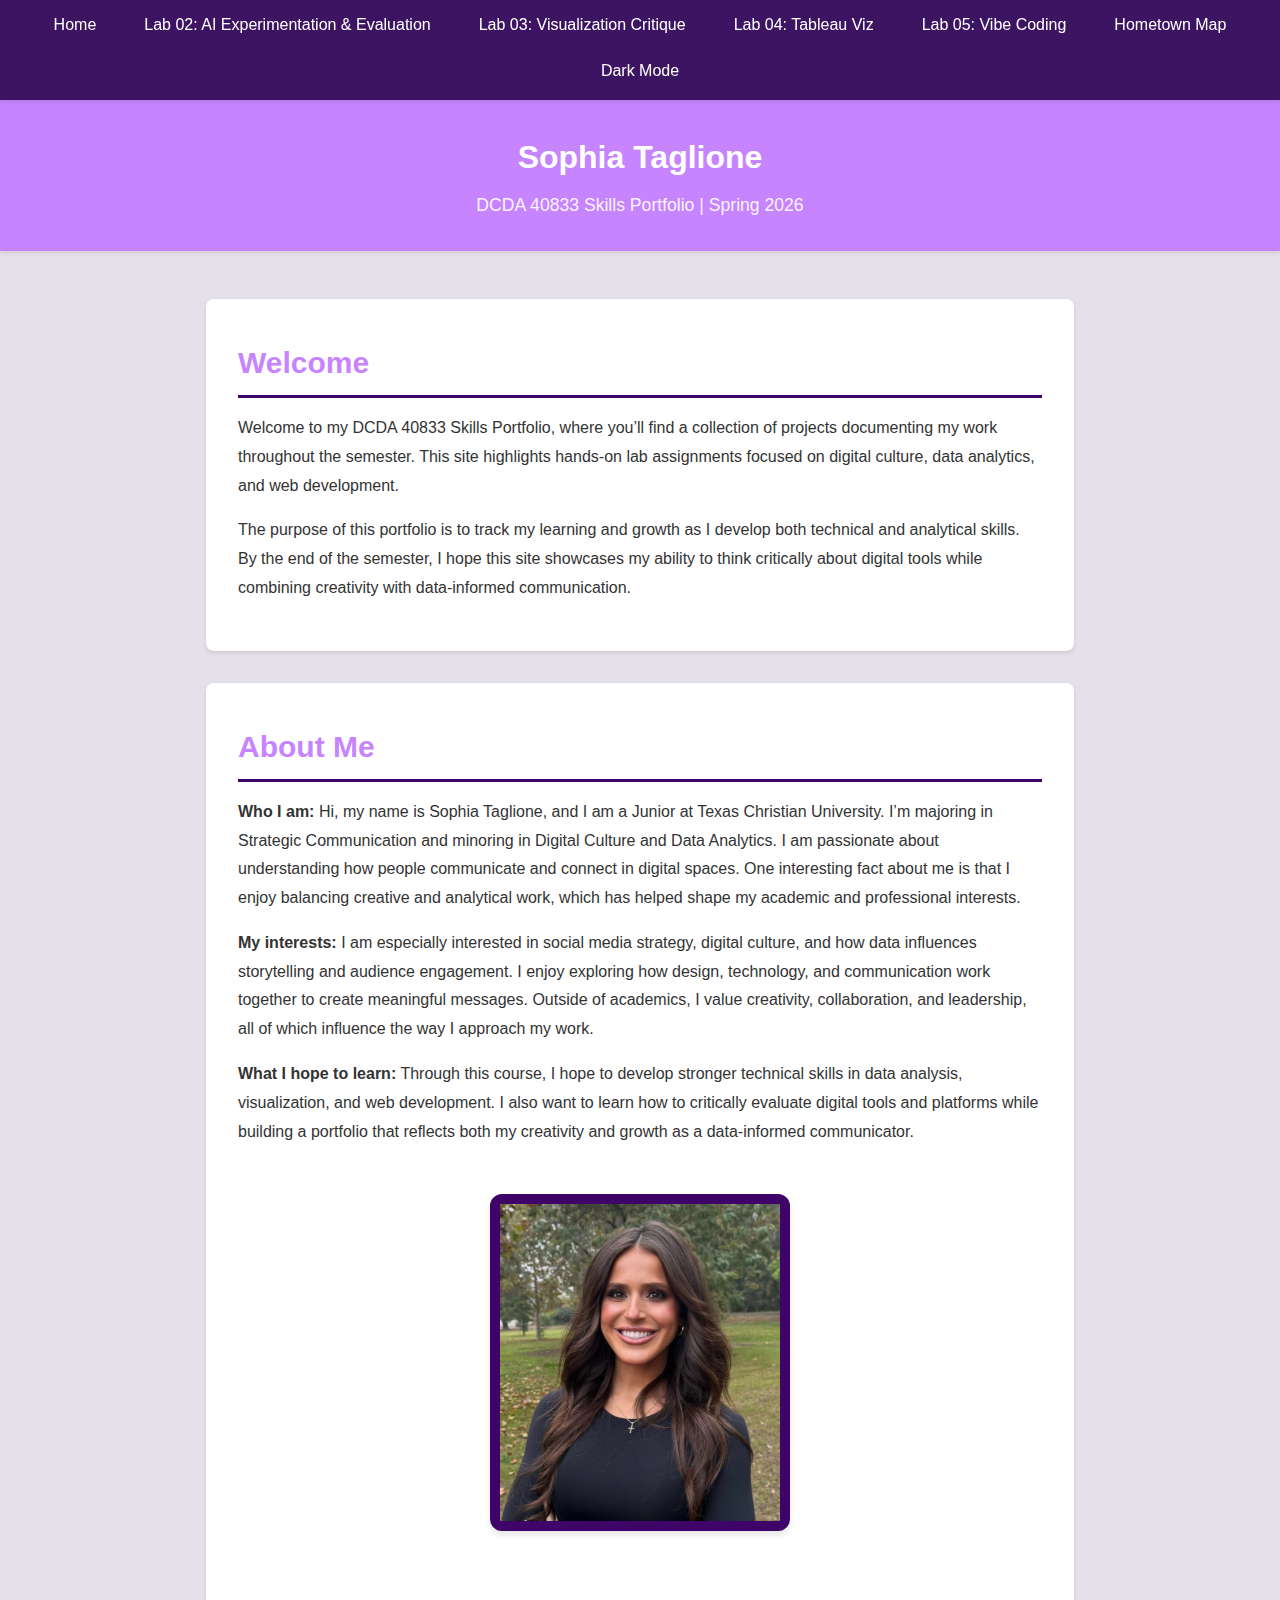
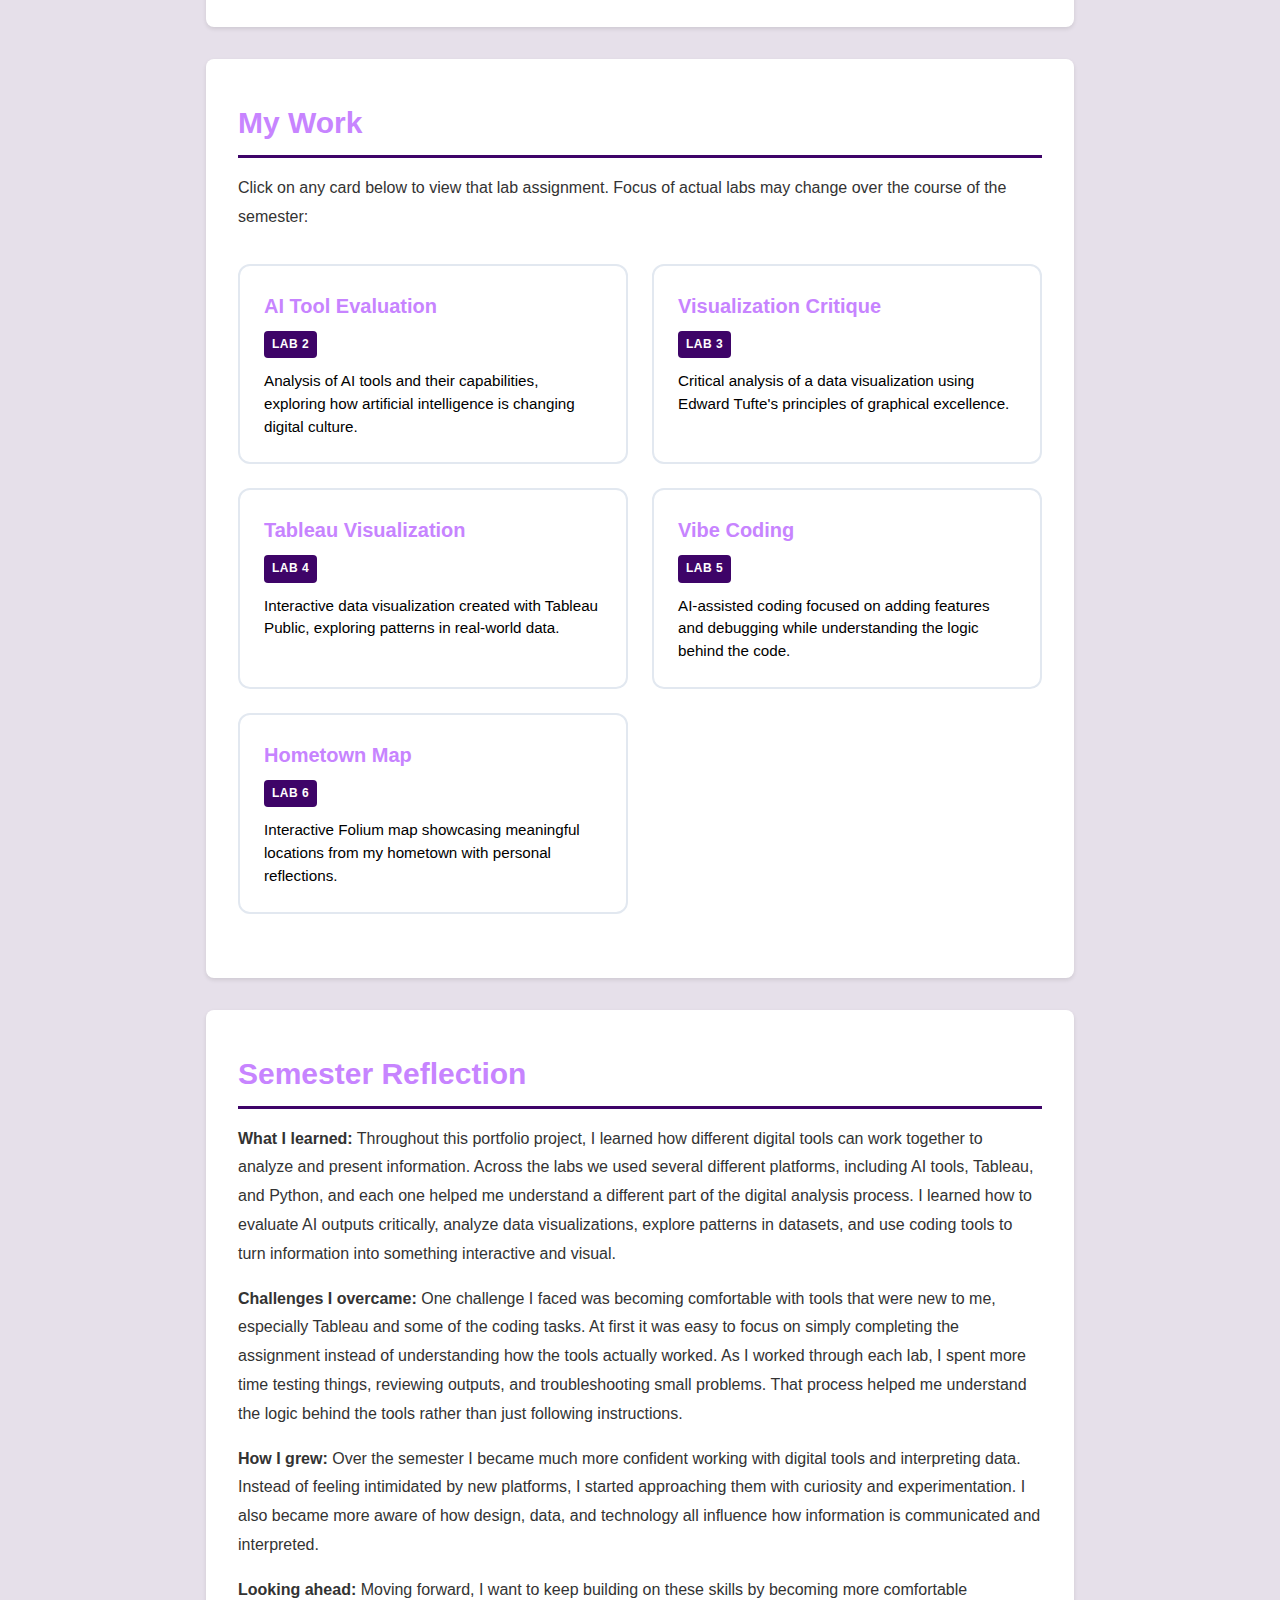
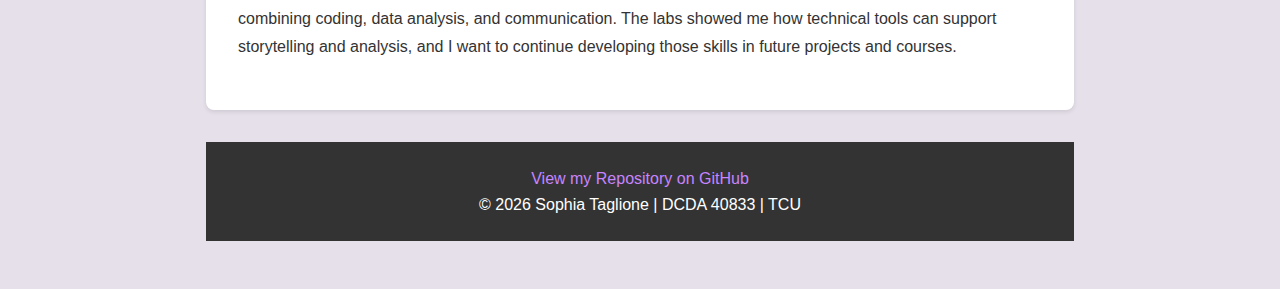
<file: index.html>
<!DOCTYPE html>
<html lang="en">
<head>
    <meta charset="UTF-8">
    <meta name="viewport" content="width=device-width, initial-scale=1.0">
    <meta name="description" content="Skills Portfolio showcasing work from DCDA 40833">
    <meta name="author" content="Sophia Taglione">
    <title>Sophia Taglione | DCDA 40833 Skills Portfolio</title> <!-- I updated the page title to include my name and course so it is clear and professional in the browser tab -->
    <link rel="stylesheet" href="css/styles.css">
</head>
<body>
    <!-- Navigation: Links to all portfolio pages -->
    <nav>
        <ul>
            <li><a href="index.html">Home</a></li>
            <li><a href="lab02.html">Lab 02: AI Experimentation & Evaluation</a></li>
            <li><a href="lab03.html">Lab 03: Visualization Critique</a></li>
            <li><a href="lab04.html">Lab 04: Tableau Viz</a></li>
            <li><a href="lab05.html">Lab 05: Vibe Coding</a></li>
            <li><a href="hometown_map.html">Hometown Map</a></li>
            <li><button id="darkModeBtn" class="dark-toggle">Dark Mode</button></li>

        </ul>
    </nav>

    <!-- This header introduces my name and the course so visitors immediately know whose portfolio this is -->
    <header>
        <h1>Sophia Taglione</h1>
        <p>DCDA 40833 Skills Portfolio | Spring 2026</p>
    </header>

    <main>
       <!-- I wrote this welcome section to explain the purpose of my portfolio and what visitors can expect to see throughout the semester -->
        <section id="welcome">
            <h2>Welcome</h2>
            <!-- TODO: Write a brief introduction (2-3 sentences) about your portfolio -->
            <p>Welcome to my DCDA 40833 Skills Portfolio, where you’ll find a collection of projects documenting my work throughout the semester. This site highlights hands-on lab assignments focused on digital culture, data analytics, and web development.</p>
            <p>The purpose of this portfolio is to track my learning and growth as I develop both technical and analytical skills. By the end of the semester, I hope this site showcases my ability to think critically about digital tools while combining creativity with data-informed communication.</p>
        </section>

        <!-- About Section: Tell visitors about yourself -->
        <section id="about">
            <h2>About Me</h2>
            <!-- TODO: Replace this placeholder content with information about yourself -->
            <p><strong>Who I am:</strong> Hi, my name is Sophia Taglione, and I am a Junior at Texas Christian University. I’m majoring in Strategic Communication and minoring in Digital Culture and Data Analytics. I am passionate about understanding how people communicate and connect in digital spaces. One interesting fact about me is that I enjoy balancing creative and analytical work, which has helped shape my academic and professional interests.</p>
            <p><strong>My interests:</strong> I am especially interested in social media strategy, digital culture, and how data influences storytelling and audience engagement. I enjoy exploring how design, technology, and communication work together to create meaningful messages. Outside of academics, I value creativity, collaboration, and leadership, all of which influence the way I approach my work.</p>
            <p><strong>What I hope to learn:</strong> Through this course, I hope to develop stronger technical skills in data analysis, visualization, and web development. I also want to learn how to critically evaluate digital tools and platforms while building a portfolio that reflects both my creativity and growth as a data-informed communicator.</p>

            <!-- I added a profile photo here and styled it with CSS to create a clean and professional introduction -->
           <figure class="viz-container">
             <img src="images/profile.jpg" alt="Photo of Sophia Taglione">
          </figure>
          </section>

        <!-- Portfolio Section: Links to all lab pages -->
        <section id="portfolio">
            <h2>My Work</h2>
            <p>Click on any card below to view that lab assignment. Focus of actual labs may change over the course of the semester:</p>

            <!-- Portfolio Grid: Cards linking to each lab page -->
            <div class="portfolio-grid">

                <!-- Lab 2 -->
                <a href="lab02.html" class="portfolio-card">
                    <h3>AI Tool Evaluation</h3>
                    <span class="lab-tag">Lab 2</span>
                    <p>Analysis of AI tools and their capabilities, exploring how artificial intelligence is changing digital culture.</p>
                </a>

                <!-- Lab 3 -->
                    <a href="lab03.html" class="portfolio-card">
                    <h3>Visualization Critique</h3>
                    <span class="lab-tag">Lab 3</span>
                    <p>Critical analysis of a data visualization using Edward Tufte's principles of graphical excellence.</p>
                </a>


                <!-- Lab 4: Tableau Visualization -->
                <a href="lab04.html" class="portfolio-card">
                    <h3>Tableau Visualization</h3>
                    <span class="lab-tag">Lab 4</span>
                    <p>Interactive data visualization created with Tableau Public, exploring patterns in real-world data.</p>
                </a>

                <!-- Lab 5: TBD -->
                <a href="lab05.html" class="portfolio-card">
                    <h3>Vibe Coding</h3>
                    <span class="lab-tag">Lab 5</span>
                    <p>AI-assisted coding focused on adding features and debugging while understanding the logic behind the code.</p>
                </a>

                <!-- Lab 6: Hometown Map -->
                <a href="hometown_map.html" class="portfolio-card">
                    <h3>Hometown Map</h3>
                    <span class="lab-tag">Lab 6</span>
                    <p>Interactive Folium map showcasing meaningful locations from my hometown with personal reflections.</p>
                </a>

            </div>
        </section>

        <!-- Reflection Section: Optional semester reflection -->
<section id="reflection">
<h2>Semester Reflection</h2>

<p><strong>What I learned:</strong> Throughout this portfolio project, I learned how different digital tools can work together to analyze and present information. Across the labs we used several different platforms, including AI tools, Tableau, and Python, and each one helped me understand a different part of the digital analysis process. I learned how to evaluate AI outputs critically, analyze data visualizations, explore patterns in datasets, and use coding tools to turn information into something interactive and visual.</p>

<p><strong>Challenges I overcame:</strong> One challenge I faced was becoming comfortable with tools that were new to me, especially Tableau and some of the coding tasks. At first it was easy to focus on simply completing the assignment instead of understanding how the tools actually worked. As I worked through each lab, I spent more time testing things, reviewing outputs, and troubleshooting small problems. That process helped me understand the logic behind the tools rather than just following instructions.</p>

<p><strong>How I grew:</strong> Over the semester I became much more confident working with digital tools and interpreting data. Instead of feeling intimidated by new platforms, I started approaching them with curiosity and experimentation. I also became more aware of how design, data, and technology all influence how information is communicated and interpreted.</p>

<p><strong>Looking ahead:</strong> Moving forward, I want to keep building on these skills by becoming more comfortable combining coding, data analysis, and communication. The labs showed me how technical tools can support storytelling and analysis, and I want to continue developing those skills in future projects and courses.</p>

</section>

    <!-- Footer: Links and copyright -->
    <footer>
        <p><a href="https://github.com/sftaglione/DCDA40833-portfolio">View my Repository on GitHub</a></p>
        <p>&copy; 2026 Sophia Taglione | DCDA 40833 | TCU</p>
    </footer>
</body>
</html>

<script>
    // I understand the logic: this selects the dark mode button from the page
    const darkBtn = document.getElementById("darkModeBtn");

    // I understand what this does: when the button is clicked, it runs the function
    darkBtn.addEventListener("click", () => {

        // I understand the logic: this toggles a class on the body
        // If dark-mode is there, it removes it. If it's not, it adds it.
        document.body.classList.toggle("dark-mode");

    });
</script>
</file>
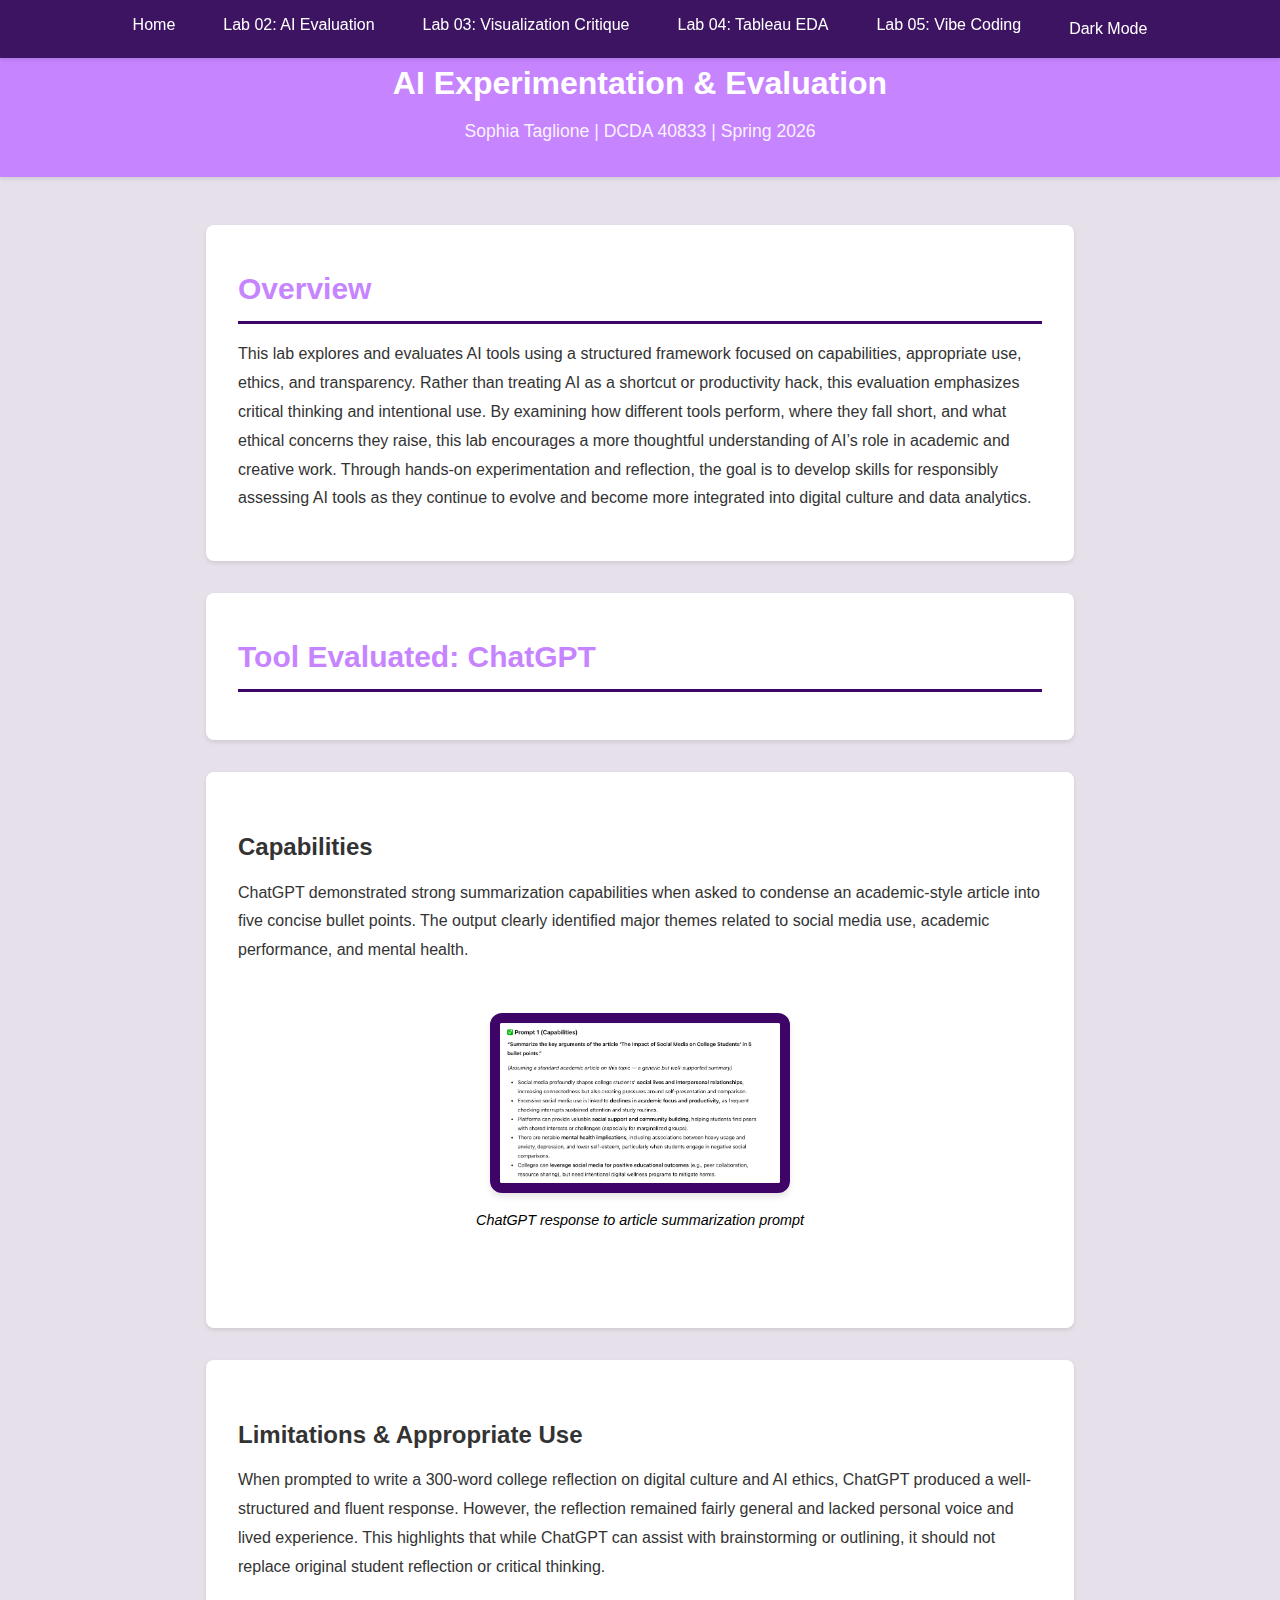
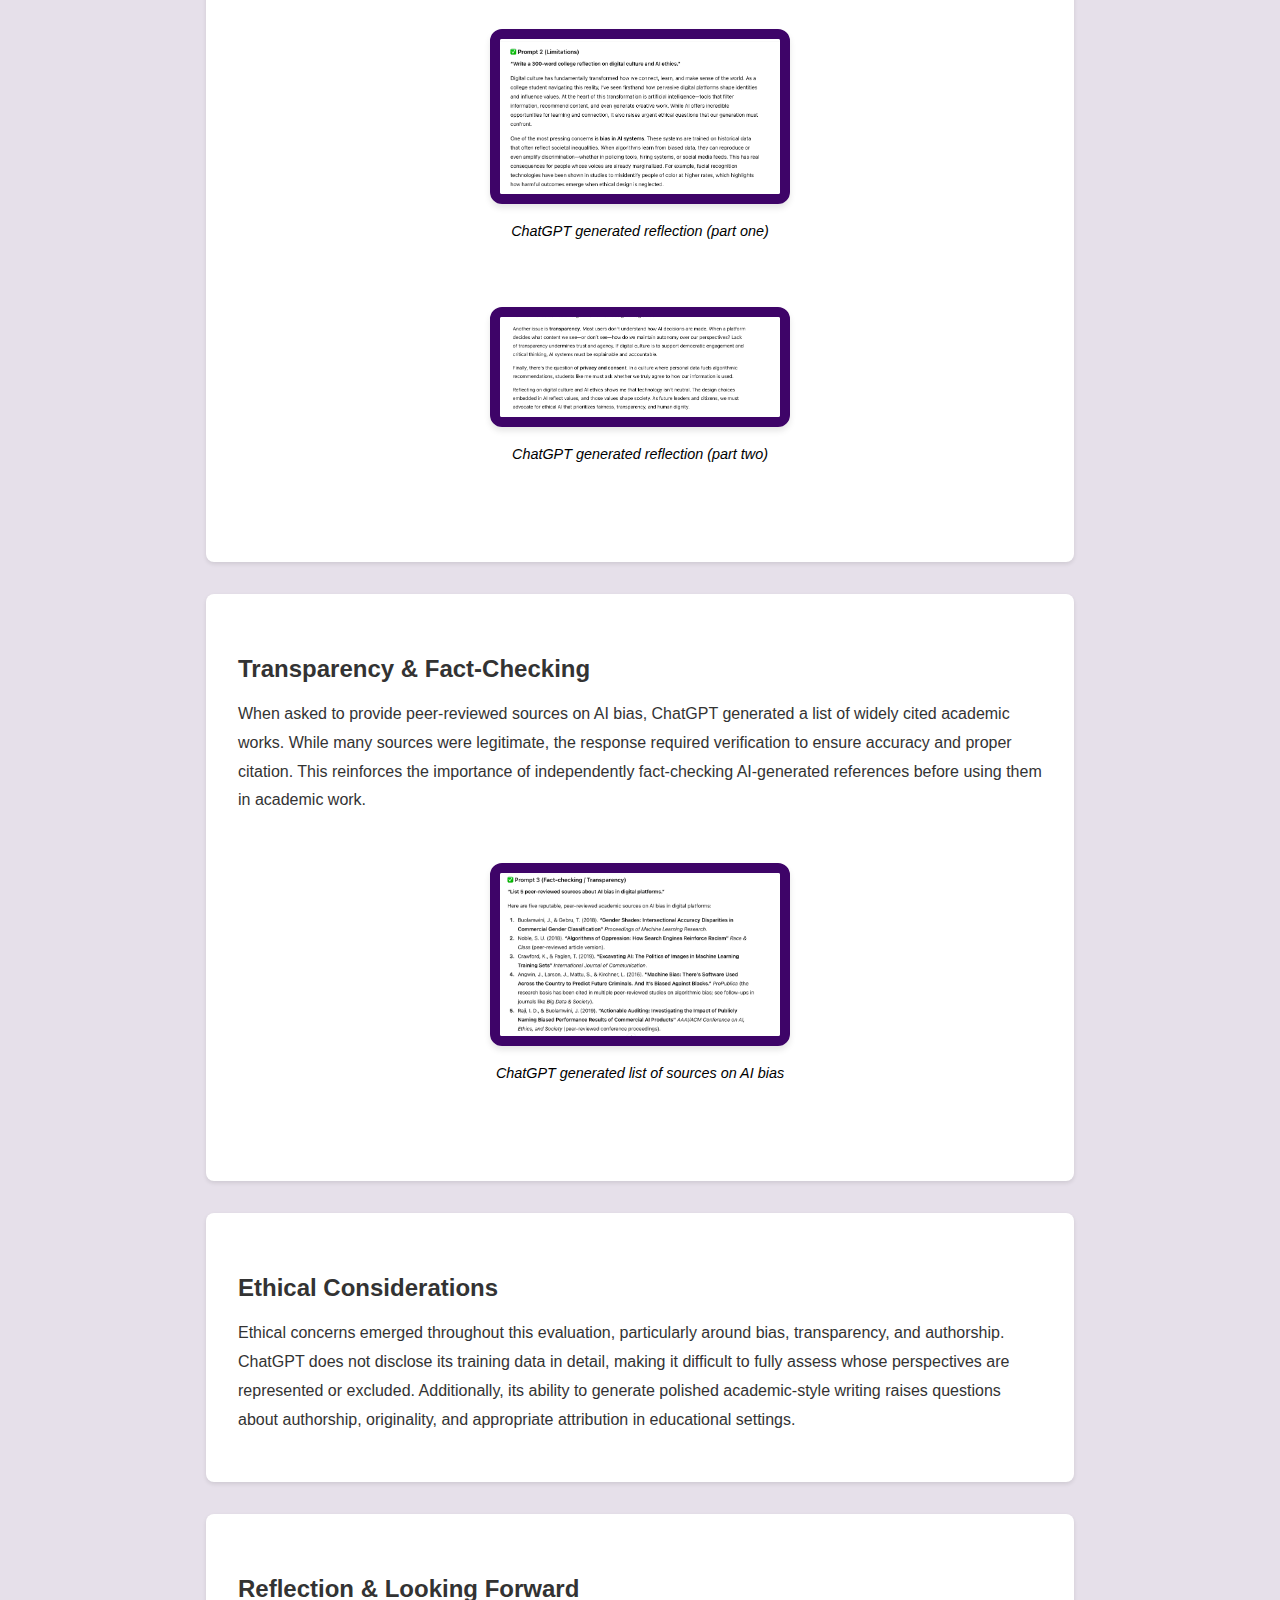
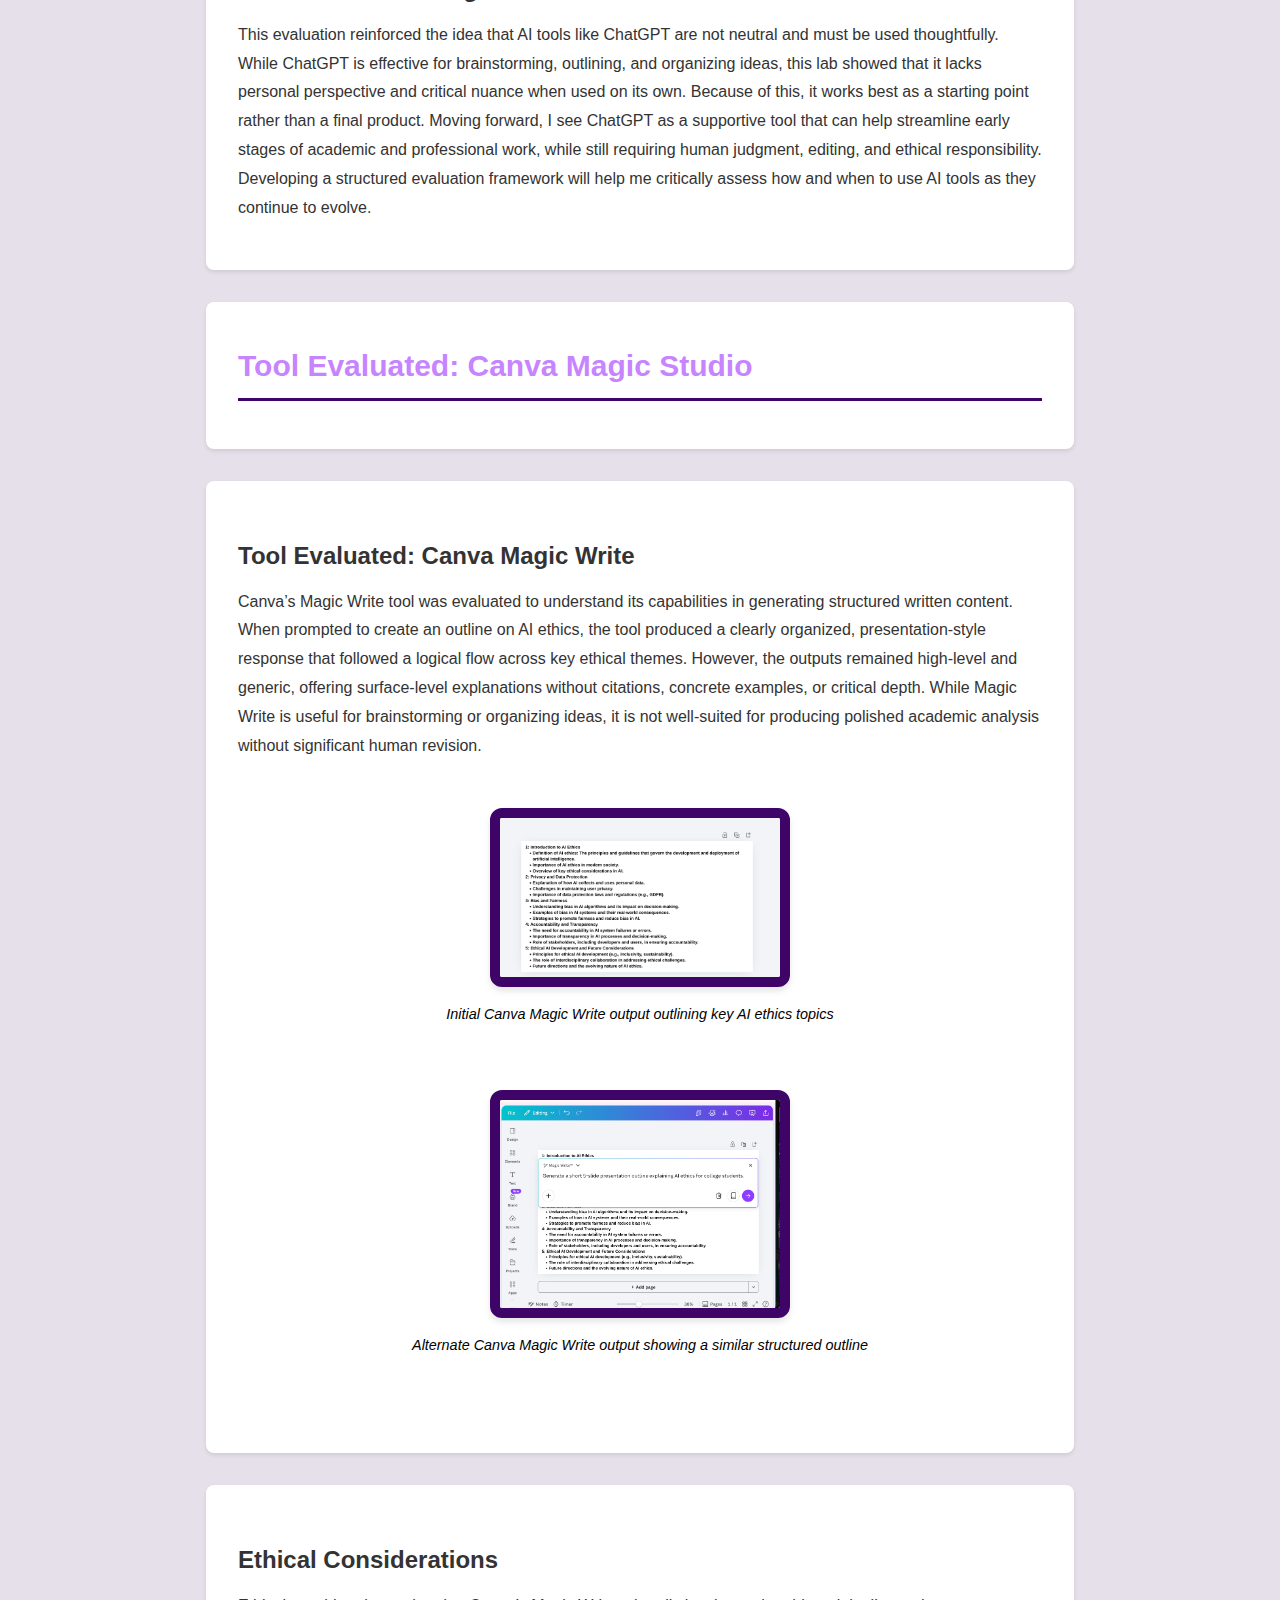
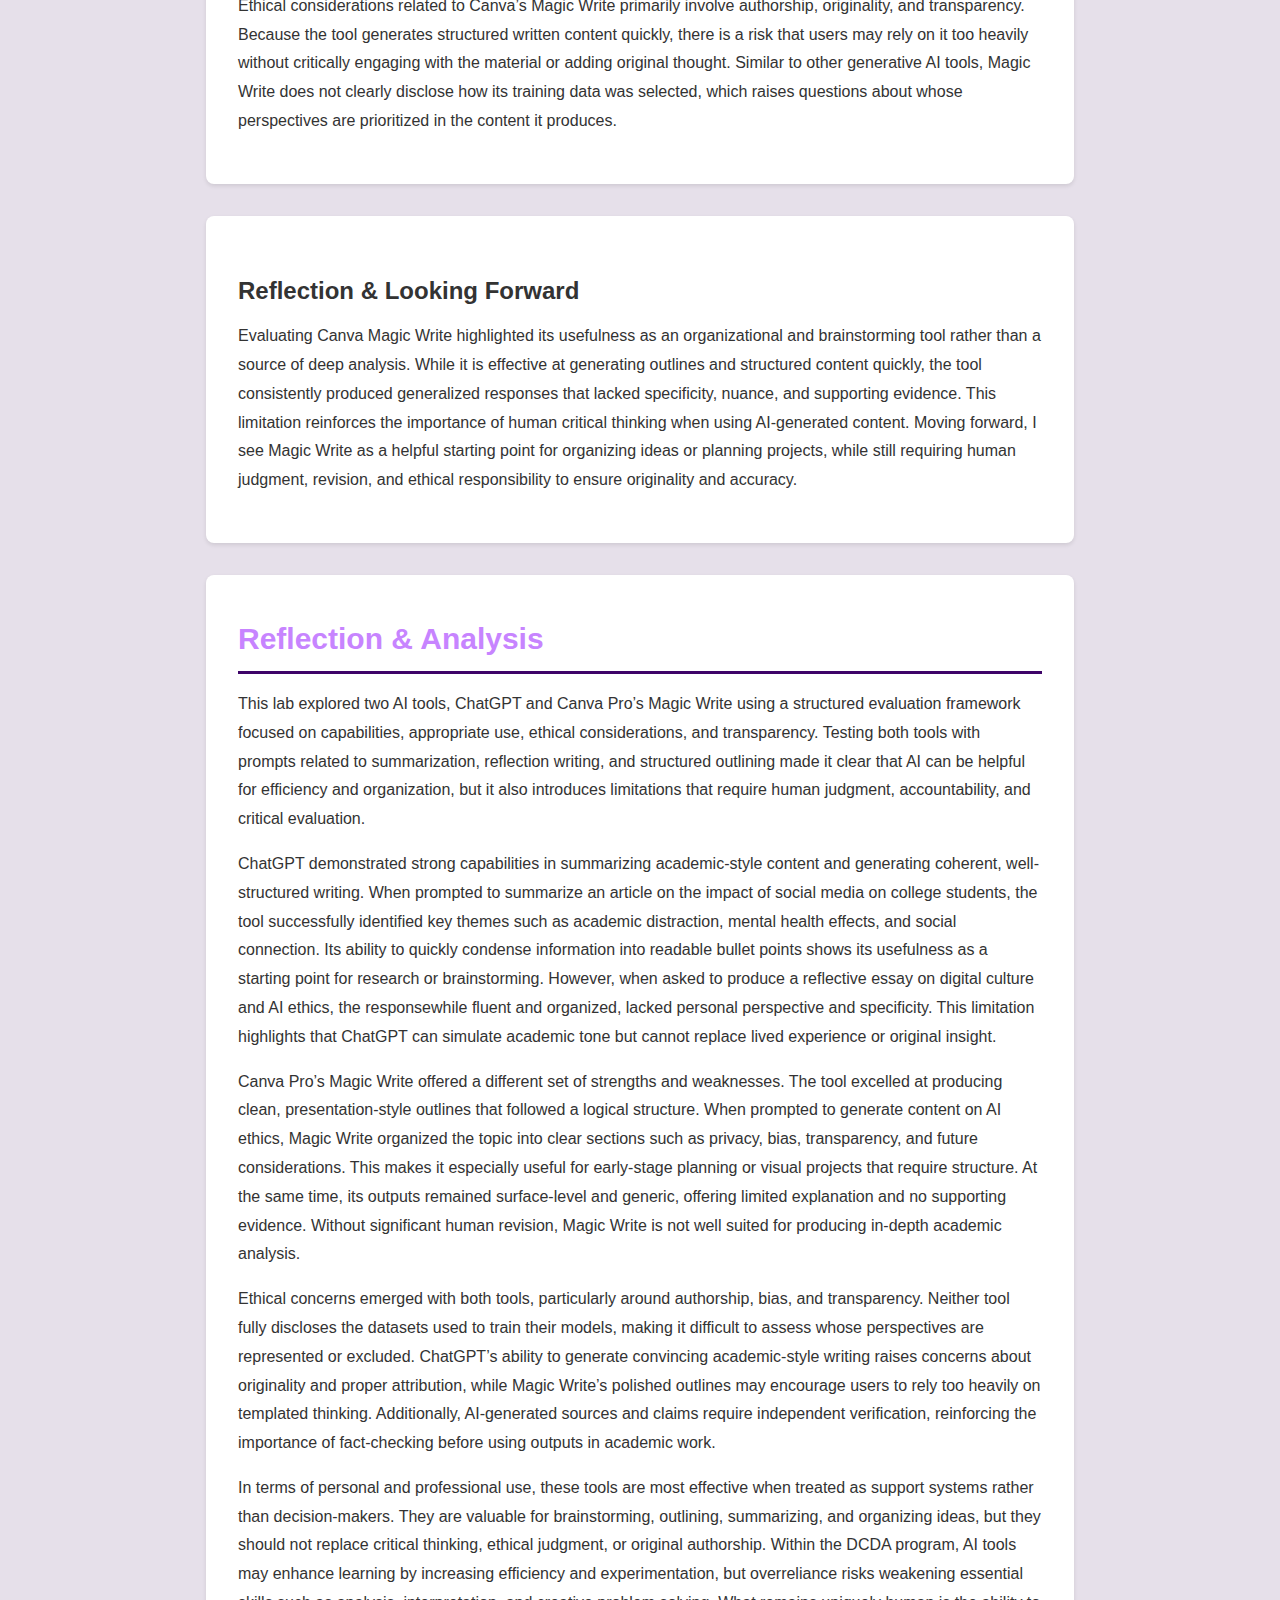
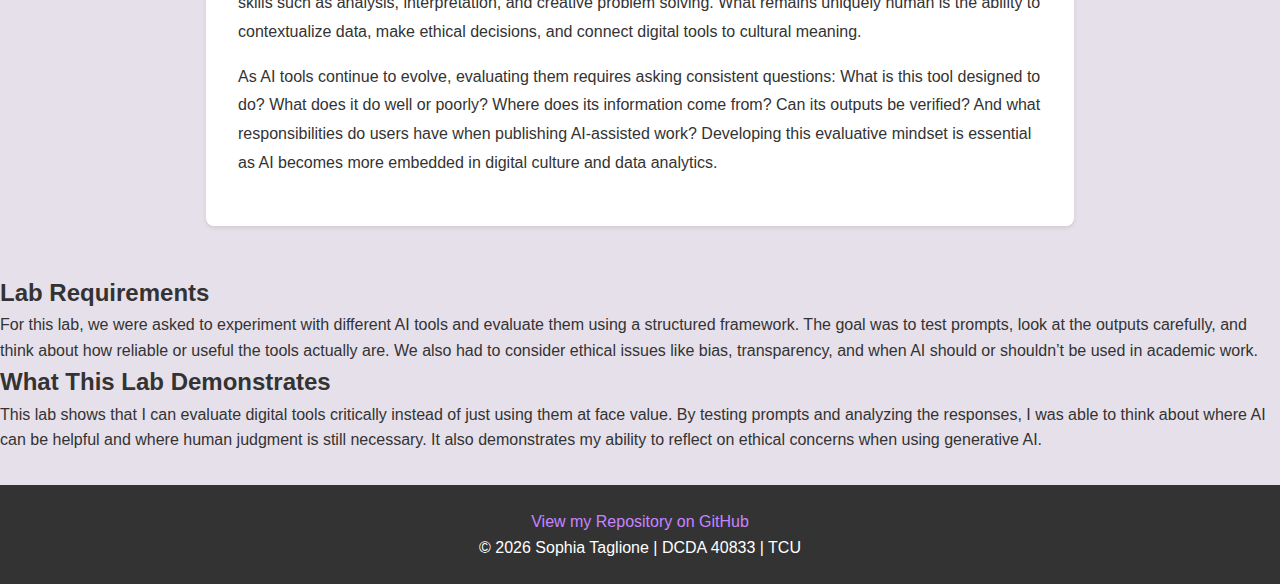
<file: lab02.html>
<!DOCTYPE html>
<html lang="en">
<head>
    <meta charset="UTF-8">
    <title>Lab 02 – AI Tool Evaluation</title>
    <link rel="stylesheet" href="css/styles.css">
</head>
<body>

<header>

    <!-- Navigation -->
    <nav>
  <ul>
    <li><a href="index.html">Home</a></li>
    <li><a href="lab02.html">Lab 02: AI Evaluation</a></li>
    <li><a href="lab03.html">Lab 03: Visualization Critique</a></li>
    <li><a href="lab04.html">Lab 04: Tableau EDA</a></li>
    <li><a href="lab05.html">Lab 05: Vibe Coding</a></li>
    <li><button id="darkModeBtn" class="dark-toggle">Dark Mode</button></li>
  </ul>
</nav>

    <h1>AI Experimentation & Evaluation</h1>
    <p>Sophia Taglione | DCDA 40833 | Spring 2026</p>

</header>

<main>

<!-- Lab 02 AI tool evaluation -->
<section>
    <h2>Overview</h2>
    <p>
        This lab explores and evaluates AI tools using a structured framework focused on capabilities, appropriate use, ethics, and transparency. Rather than treating AI as a shortcut or productivity hack, this evaluation emphasizes critical thinking and intentional use. By examining how different tools perform, where they fall short, and what ethical concerns they raise, this lab encourages a more thoughtful understanding of AI’s role in academic and creative work. Through hands-on experimentation and reflection, the goal is to develop skills for responsibly assessing AI tools as they continue to evolve and become more integrated into digital culture and data analytics.
    </p>
</section>

<!-- Evaluating ChatGPT -->
<section>
    <h2>Tool Evaluated: ChatGPT</h2>
</section>

<section>
    <h3>Capabilities</h3>
    <p>
        ChatGPT demonstrated strong summarization capabilities when asked to condense an
        academic-style article into five concise bullet points. The output clearly identified
        major themes related to social media use, academic performance, and mental health.
    </p>

    <!-- Evidence from ChatGPT prompts -->
    <figure class="viz-container">
        <img src="images/chatgpt-summary.png" alt="ChatGPT summary output">
        <figcaption>ChatGPT response to article summarization prompt</figcaption>
    </figure>
</section>

<section>
    <h3>Limitations & Appropriate Use</h3>
    <p>
        When prompted to write a 300-word college reflection on digital culture and AI ethics,
        ChatGPT produced a well-structured and fluent response. However, the reflection remained
        fairly general and lacked personal voice and lived experience. This highlights that
        while ChatGPT can assist with brainstorming or outlining, it should not replace original
        student reflection or critical thinking.
    </p>

    <figure class="viz-container">
        <img src="images/chatgpt-reflection.png" alt="ChatGPT reflection output part one">
        <figcaption>ChatGPT generated reflection (part one)</figcaption>
    </figure>

    <figure class="viz-container">
        <img src="images/chatgpt-reflection2.png" alt="ChatGPT reflection output part two">
        <figcaption>ChatGPT generated reflection (part two)</figcaption>
    </figure>
</section>

<section>
    <h3>Transparency & Fact-Checking</h3>
    <p>
        When asked to provide peer-reviewed sources on AI bias, ChatGPT generated a list of
        widely cited academic works. While many sources were legitimate, the response required
        verification to ensure accuracy and proper citation. This reinforces the importance
        of independently fact-checking AI-generated references before using them in academic work.
    </p>

    <figure class="viz-container">
        <img src="images/chatgpt-sources.png" alt="ChatGPT sources output">
        <figcaption>ChatGPT generated list of sources on AI bias</figcaption>
    </figure>
</section>

<section>
    <h3>Ethical Considerations</h3>
    <p>
        Ethical concerns emerged throughout this evaluation, particularly around bias,
        transparency, and authorship. ChatGPT does not disclose its training data in detail,
        making it difficult to fully assess whose perspectives are represented or excluded.
        Additionally, its ability to generate polished academic-style writing raises questions
        about authorship, originality, and appropriate attribution in educational settings.
    </p>
</section>

<section>
    <h3>Reflection & Looking Forward</h3>
    <p>
        This evaluation reinforced the idea that AI tools like ChatGPT are not neutral and must be used thoughtfully. While ChatGPT is effective for brainstorming, outlining, and organizing ideas, this lab showed that it lacks personal perspective and critical nuance when used on its own. Because of this, it works best as a starting point rather than a final product. Moving forward, I see ChatGPT as a supportive tool that can help streamline early stages of academic and professional work, while still requiring human judgment, editing, and ethical responsibility. Developing a structured evaluation framework will help me critically assess how and when to use AI tools as they continue to evolve.
    </p>
</section>

<!-- Evaluating Canva Magic Write -->
<section>
    <h2>Tool Evaluated: Canva Magic Studio</h2>
</section>

<section>
    <h3>Tool Evaluated: Canva Magic Write</h3>
    <p>
        Canva’s Magic Write tool was evaluated to understand its capabilities in generating
        structured written content. When prompted to create an outline on AI ethics, the tool
        produced a clearly organized, presentation-style response that followed a logical flow
        across key ethical themes. However, the outputs remained high-level and generic, offering
        surface-level explanations without citations, concrete examples, or critical depth. While
        Magic Write is useful for brainstorming or organizing ideas, it is not well-suited for
        producing polished academic analysis without significant human revision.
    </p>

    <!-- Canva AI-generated outputs -->
    <figure class="viz-container">
        <img src="images/canva-magicwrite.png" alt="Canva Magic Write AI-generated outline version one">
        <figcaption>Initial Canva Magic Write output outlining key AI ethics topics</figcaption>
    </figure>

    <figure class="viz-container">
        <img src="images/canva-magicwrite2.png" alt="Canva Magic Write AI-generated outline version two">
        <figcaption>Alternate Canva Magic Write output showing a similar structured outline</figcaption>
    </figure>
</section>

<!-- Canva Ethical Considerations -->
<section>
    <h3>Ethical Considerations</h3>
    <p>
        Ethical considerations related to Canva’s Magic Write primarily involve authorship,
        originality, and transparency. Because the tool generates structured written content
        quickly, there is a risk that users may rely on it too heavily without critically
        engaging with the material or adding original thought. Similar to other generative AI
        tools, Magic Write does not clearly disclose how its training data was selected, which
        raises questions about whose perspectives are prioritized in the content it produces.
    </p>
</section>

<!-- Canva Reflection & Looking Forward -->
<section>
    <h3>Reflection & Looking Forward</h3>
    <p>
        Evaluating Canva Magic Write highlighted its usefulness as an organizational and brainstorming tool rather than a source of deep analysis. While it is effective at generating outlines and structured content quickly, the tool consistently produced generalized responses that lacked specificity, nuance, and supporting evidence. This limitation reinforces the importance of human critical thinking when using AI-generated content. Moving forward, I see Magic Write as a helpful starting point for organizing ideas or planning projects, while still requiring human judgment, revision, and ethical responsibility to ensure originality and accuracy.
    </p>
</section>

<!-- Written reflection and analysis based off our AI tools -->
<section>
    <h2>Reflection & Analysis</h2>

    <p>
        This lab explored two AI tools, ChatGPT and Canva Pro’s Magic Write using a structured
        evaluation framework focused on capabilities, appropriate use, ethical considerations,
        and transparency. Testing both tools with prompts related to summarization, reflection
        writing, and structured outlining made it clear that AI can be helpful for efficiency
        and organization, but it also introduces limitations that require human judgment,
        accountability, and critical evaluation.
    </p>

    <p>
        ChatGPT demonstrated strong capabilities in summarizing academic-style content and
        generating coherent, well-structured writing. When prompted to summarize an article
        on the impact of social media on college students, the tool successfully identified
        key themes such as academic distraction, mental health effects, and social connection.
        Its ability to quickly condense information into readable bullet points shows its
        usefulness as a starting point for research or brainstorming. However, when asked
        to produce a reflective essay on digital culture and AI ethics, the responsewhile
        fluent and organized, lacked personal perspective and specificity. This limitation
        highlights that ChatGPT can simulate academic tone but cannot replace lived experience
        or original insight.
    </p>

    <p>
        Canva Pro’s Magic Write offered a different set of strengths and weaknesses. The tool
        excelled at producing clean, presentation-style outlines that followed a logical
        structure. When prompted to generate content on AI ethics, Magic Write organized the
        topic into clear sections such as privacy, bias, transparency, and future considerations.
        This makes it especially useful for early-stage planning or visual projects that require
        structure. At the same time, its outputs remained surface-level and generic, offering
        limited explanation and no supporting evidence. Without significant human revision,
        Magic Write is not well suited for producing in-depth academic analysis.
    </p>

    <p>
        Ethical concerns emerged with both tools, particularly around authorship, bias, and
        transparency. Neither tool fully discloses the datasets used to train their models,
        making it difficult to assess whose perspectives are represented or excluded. ChatGPT’s
        ability to generate convincing academic-style writing raises concerns about originality
        and proper attribution, while Magic Write’s polished outlines may encourage users to
        rely too heavily on templated thinking. Additionally, AI-generated sources and claims
        require independent verification, reinforcing the importance of fact-checking before
        using outputs in academic work.
    </p>

    <p>
        In terms of personal and professional use, these tools are most effective when treated
        as support systems rather than decision-makers. They are valuable for brainstorming,
        outlining, summarizing, and organizing ideas, but they should not replace critical
        thinking, ethical judgment, or original authorship. Within the DCDA program, AI tools
        may enhance learning by increasing efficiency and experimentation, but overreliance
        risks weakening essential skills such as analysis, interpretation, and creative problem
        solving. What remains uniquely human is the ability to contextualize data, make ethical
        decisions, and connect digital tools to cultural meaning.
    </p>

    <p>
        As AI tools continue to evolve, evaluating them requires asking consistent questions:
        What is this tool designed to do? What does it do well or poorly? Where does its
        information come from? Can its outputs be verified? And what responsibilities do users
        have when publishing AI-assisted work? Developing this evaluative mindset is essential
        as AI becomes more embedded in digital culture and data analytics.
    </p>
</section>
</main>

<!-- Section explaining what the assignment required -->
<section>
<h2>Lab Requirements</h2>

<p>
For this lab, we were asked to experiment with different AI tools and evaluate them using a structured framework. The goal was to test prompts, look at the outputs carefully, and think about how reliable or useful the tools actually are. We also had to consider ethical issues like bias, transparency, and when AI should or shouldn’t be used in academic work.
</p>
</section>

<!-- Section explaining what the lab demonstrates about my abilities -->
<section>
<h2>What This Lab Demonstrates</h2>

<p>
This lab shows that I can evaluate digital tools critically instead of just using them at face value. By testing prompts and analyzing the responses, I was able to think about where AI can be helpful and where human judgment is still necessary. It also demonstrates my ability to reflect on ethical concerns when using generative AI.
</p>
</section>

<!-- Footer: Links and copyright -->
    <footer>
        <p><a href="https://github.com/sftaglione/DCDA40833-portfolio">View my Repository on GitHub</a></p>
        <p>&copy; 2026 Sophia Taglione | DCDA 40833 | TCU</p>
    </footer>
</body>
</html>

<script>
    // I understand the logic: this selects the dark mode button from the page
    const darkBtn = document.getElementById("darkModeBtn");

    // I understand what this does: when the button is clicked, it runs the function
    darkBtn.addEventListener("click", () => {

        // I understand the logic: this toggles a class on the body
        // If dark-mode is there, it removes it. If it's not, it adds it.
        document.body.classList.toggle("dark-mode");

    });
</script>
</file>
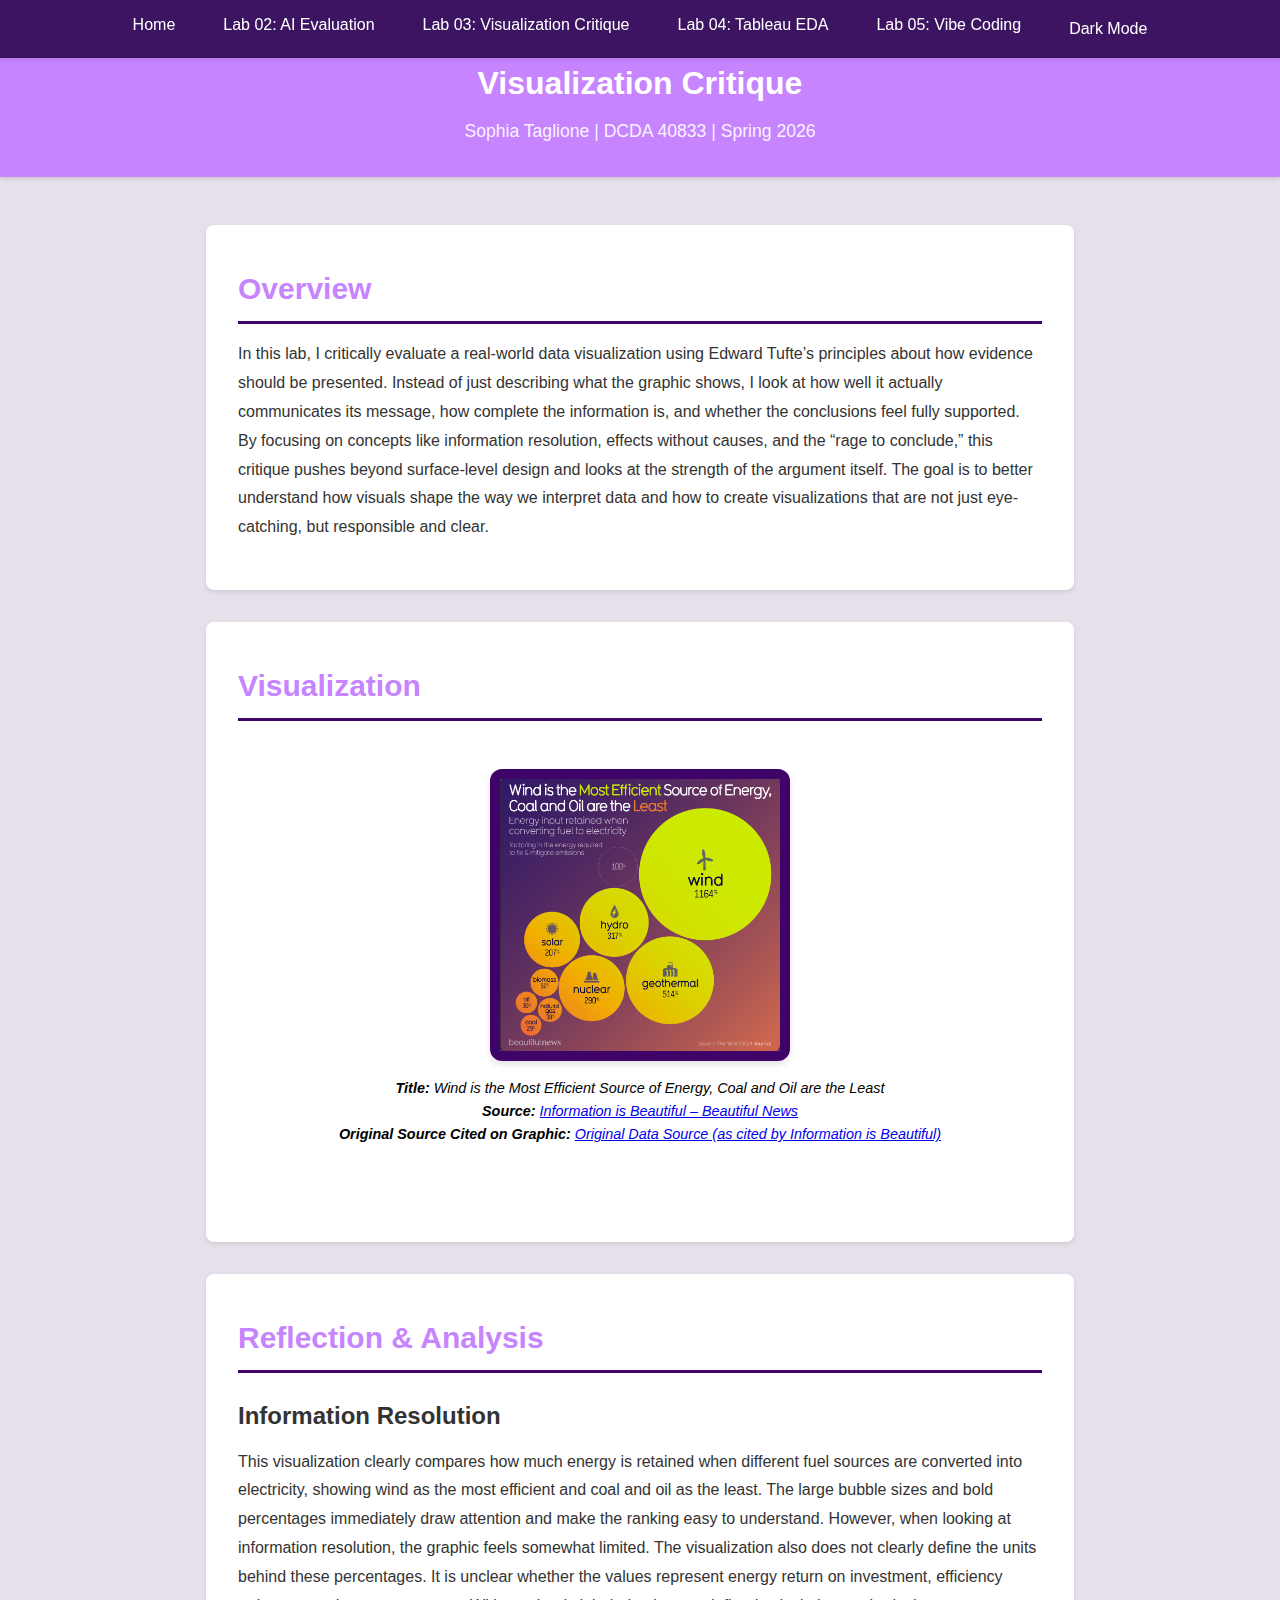
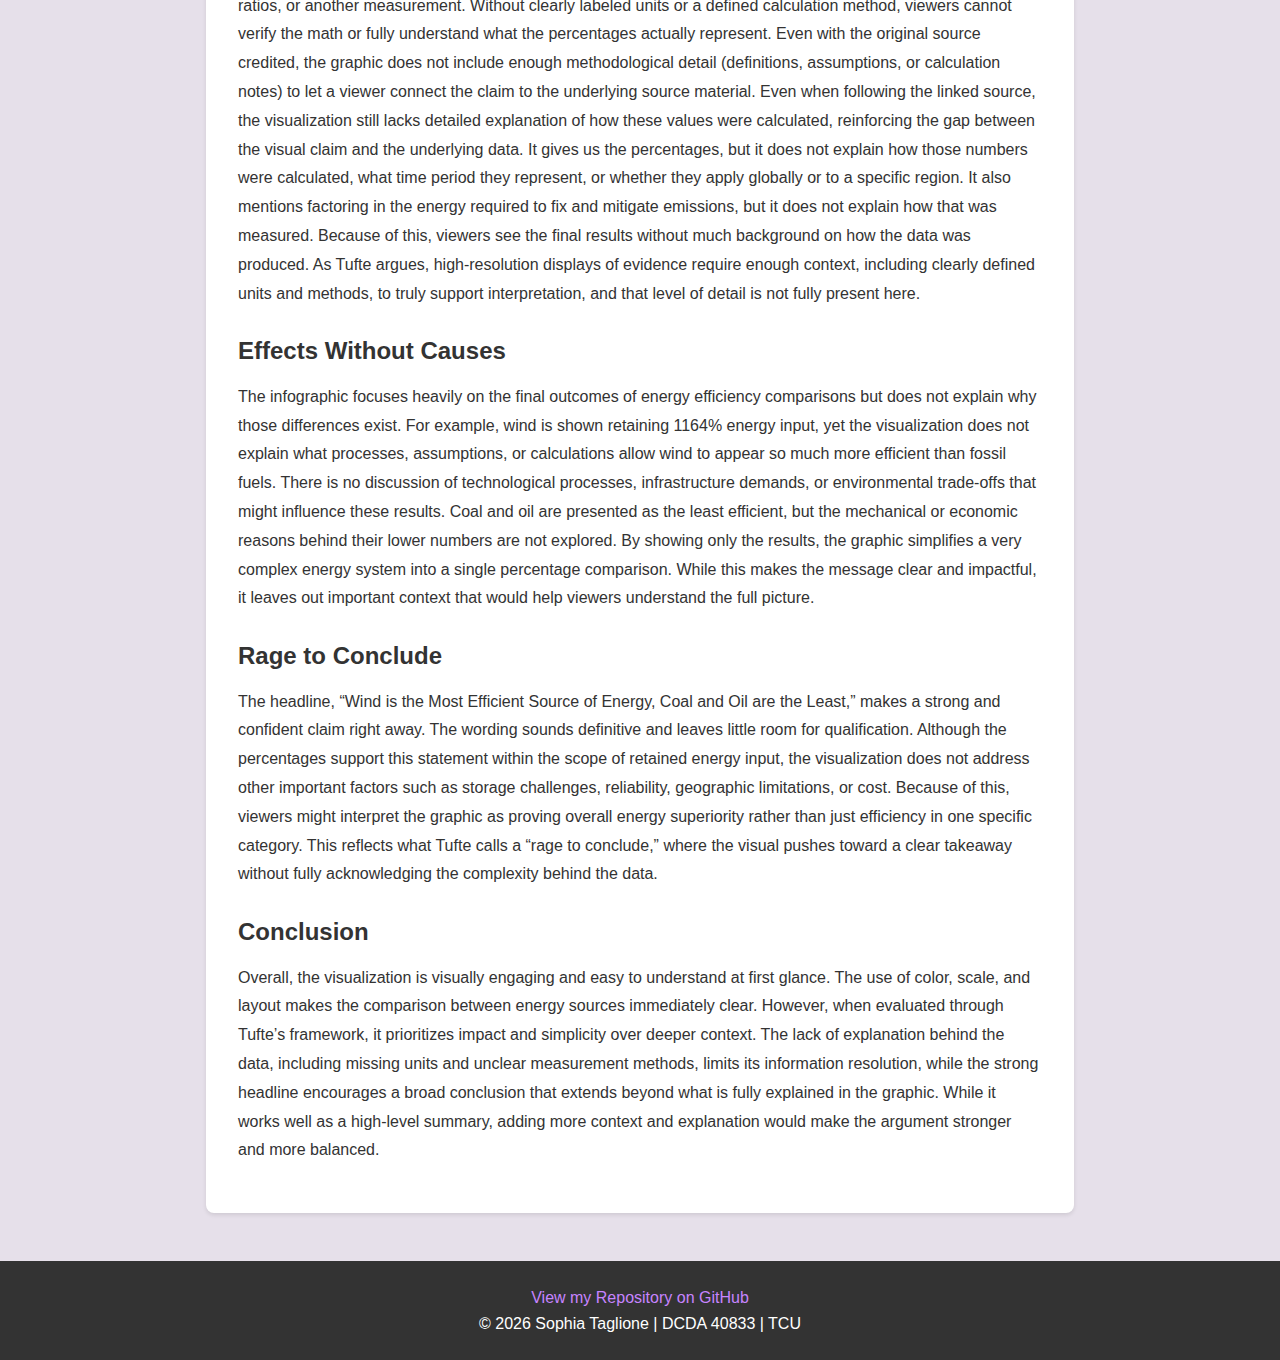
<file: lab03.html>
<!DOCTYPE html>
<html lang="en">
<head>
    <meta charset="UTF-8">
    <meta name="viewport" content="width=device-width, initial-scale=1.0">
    <title>Visualization Critique | Sophia Taglione</title>
    <link rel="stylesheet" href="css/styles.css">
</head>

<body>
<header>

    <!-- Navigation -->
    <nav>
  <ul>
    <li><a href="index.html">Home</a></li>
    <li><a href="lab02.html">Lab 02: AI Evaluation</a></li>
    <li><a href="lab03.html">Lab 03: Visualization Critique</a></li>
    <li><a href="lab04.html">Lab 04: Tableau EDA</a></li>
    <li><a href="lab05.html">Lab 05: Vibe Coding</a></li>
    <li><button id="darkModeBtn" class="dark-toggle">Dark Mode</button></li>
  </ul>
</nav>

    <h1>Visualization Critique</h1>
    <p>Sophia Taglione | DCDA 40833 | Spring 2026</p>

</header>

<main>

    <section>
    <h2>Overview</h2>
    <p>
        In this lab, I critically evaluate a real-world data visualization using Edward Tufte’s principles about how evidence should be presented. Instead of just describing what the graphic shows, I look at how well it actually communicates its message, how complete the information is, and whether the conclusions feel fully supported. By focusing on concepts like information resolution, effects without causes, and the “rage to conclude,” this critique pushes beyond surface-level design and looks at the strength of the argument itself. The goal is to better understand how visuals shape the way we interpret data and how to create visualizations that are not just eye-catching, but responsible and clear.
    </p>
</section>

    <section>
        <h2>Visualization</h2>

        <figure class="viz-container">
    <img src="images/lab03-infographic.png"
         alt="Wind is the Most Efficient Source of Energy, Coal and Oil are the Least infographic">
    <figcaption>
        <strong>Title:</strong> Wind is the Most Efficient Source of Energy, Coal and Oil are the Least<br>
        <strong>Source:</strong>
        <a href="https://informationisbeautiful.net/beautifulnews/1280-wind-most-efficient/" target="_blank">
            Information is Beautiful – Beautiful News
        </a><br>
        <strong>Original Source Cited on Graphic:</strong>
        <a href="https://informationisbeautiful.net/beautifulnews/1280-wind-most-efficient/" target="_blank">
            Original Data Source (as cited by Information is Beautiful)
        </a>
    </figcaption>
</figure>
    </section>

    <!-- Reflection Section -->
    <section>
        
        <h2>Reflection & Analysis</h2>

        <h3>Information Resolution</h3>
        <p>
            This visualization clearly compares how much energy is retained when different fuel sources are converted into electricity, showing wind as the most efficient and coal and oil as the least. The large bubble sizes and bold percentages immediately draw attention and make the ranking easy to understand. However, when looking at information resolution, the graphic feels somewhat limited. The visualization also does not clearly define the units behind these percentages. It is unclear whether the values represent energy return on investment, efficiency ratios, or another measurement. Without clearly labeled units or a defined calculation method, viewers cannot verify the math or fully understand what the percentages actually represent. Even with the original source credited, the graphic does not include enough methodological detail (definitions, assumptions, or calculation notes) to let a viewer connect the claim to the underlying source material. Even when following the linked source, the visualization still lacks detailed explanation of how these values were calculated, reinforcing the gap between the visual claim and the underlying data. It gives us the percentages, but it does not explain how those numbers were calculated, what time period they represent, or whether they apply globally or to a specific region. It also mentions factoring in the energy required to fix and mitigate emissions, but it does not explain how that was measured. Because of this, viewers see the final results without much background on how the data was produced. As Tufte argues, high-resolution displays of evidence require enough context, including clearly defined units and methods, to truly support interpretation, and that level of detail is not fully present here.
        </p>

        <h3>Effects Without Causes</h3>
        <p>
            The infographic focuses heavily on the final outcomes of energy efficiency comparisons but does not explain why those differences exist. For example, wind is shown retaining 1164% energy input, yet the visualization does not explain what processes, assumptions, or calculations allow wind to appear so much more efficient than fossil fuels. There is no discussion of technological processes, infrastructure demands, or environmental trade-offs that might influence these results. Coal and oil are presented as the least efficient, but the mechanical or economic reasons behind their lower numbers are not explored. By showing only the results, the graphic simplifies a very complex energy system into a single percentage comparison. While this makes the message clear and impactful, it leaves out important context that would help viewers understand the full picture.
        </p>

        <h3>Rage to Conclude</h3>
        <p>
            The headline, “Wind is the Most Efficient Source of Energy, Coal and Oil are the Least,” makes a strong and confident claim right away. The wording sounds definitive and leaves little room for qualification. Although the percentages support this statement within the scope of retained energy input, the visualization does not address other important factors such as storage challenges, reliability, geographic limitations, or cost. Because of this, viewers might interpret the graphic as proving overall energy superiority rather than just efficiency in one specific category. This reflects what Tufte calls a “rage to conclude,” where the visual pushes toward a clear takeaway without fully acknowledging the complexity behind the data.
        </p>

        <h3>Conclusion</h3>
        <p>
            Overall, the visualization is visually engaging and easy to understand at first glance. The use of color, scale, and layout makes the comparison between energy sources immediately clear. However, when evaluated through Tufte’s framework, it prioritizes impact and simplicity over deeper context. The lack of explanation behind the data, including missing units and unclear measurement methods, limits its information resolution, while the strong headline encourages a broad conclusion that extends beyond what is fully explained in the graphic. While it works well as a high-level summary, adding more context and explanation would make the argument stronger and more balanced.
        </p>
    </section>

</main>

<!-- Footer: Links and copyright -->
    <footer>
        <p><a href="https://github.com/sftaglione/DCDA40833-portfolio">View my Repository on GitHub</a></p>
        <p>&copy; 2026 Sophia Taglione | DCDA 40833 | TCU</p>
    </footer>

<script>
    // I understand the logic: this selects the dark mode button from the page
    const darkBtn = document.getElementById("darkModeBtn");

    // I understand what this does: when the button is clicked, it runs the function
    darkBtn.addEventListener("click", () => {

        // I understand the logic: this toggles a class on the body
        // If dark-mode is there, it removes it. If it's not, it adds it.
        document.body.classList.toggle("dark-mode");

    });
</script>

</body>
</html>
</file>
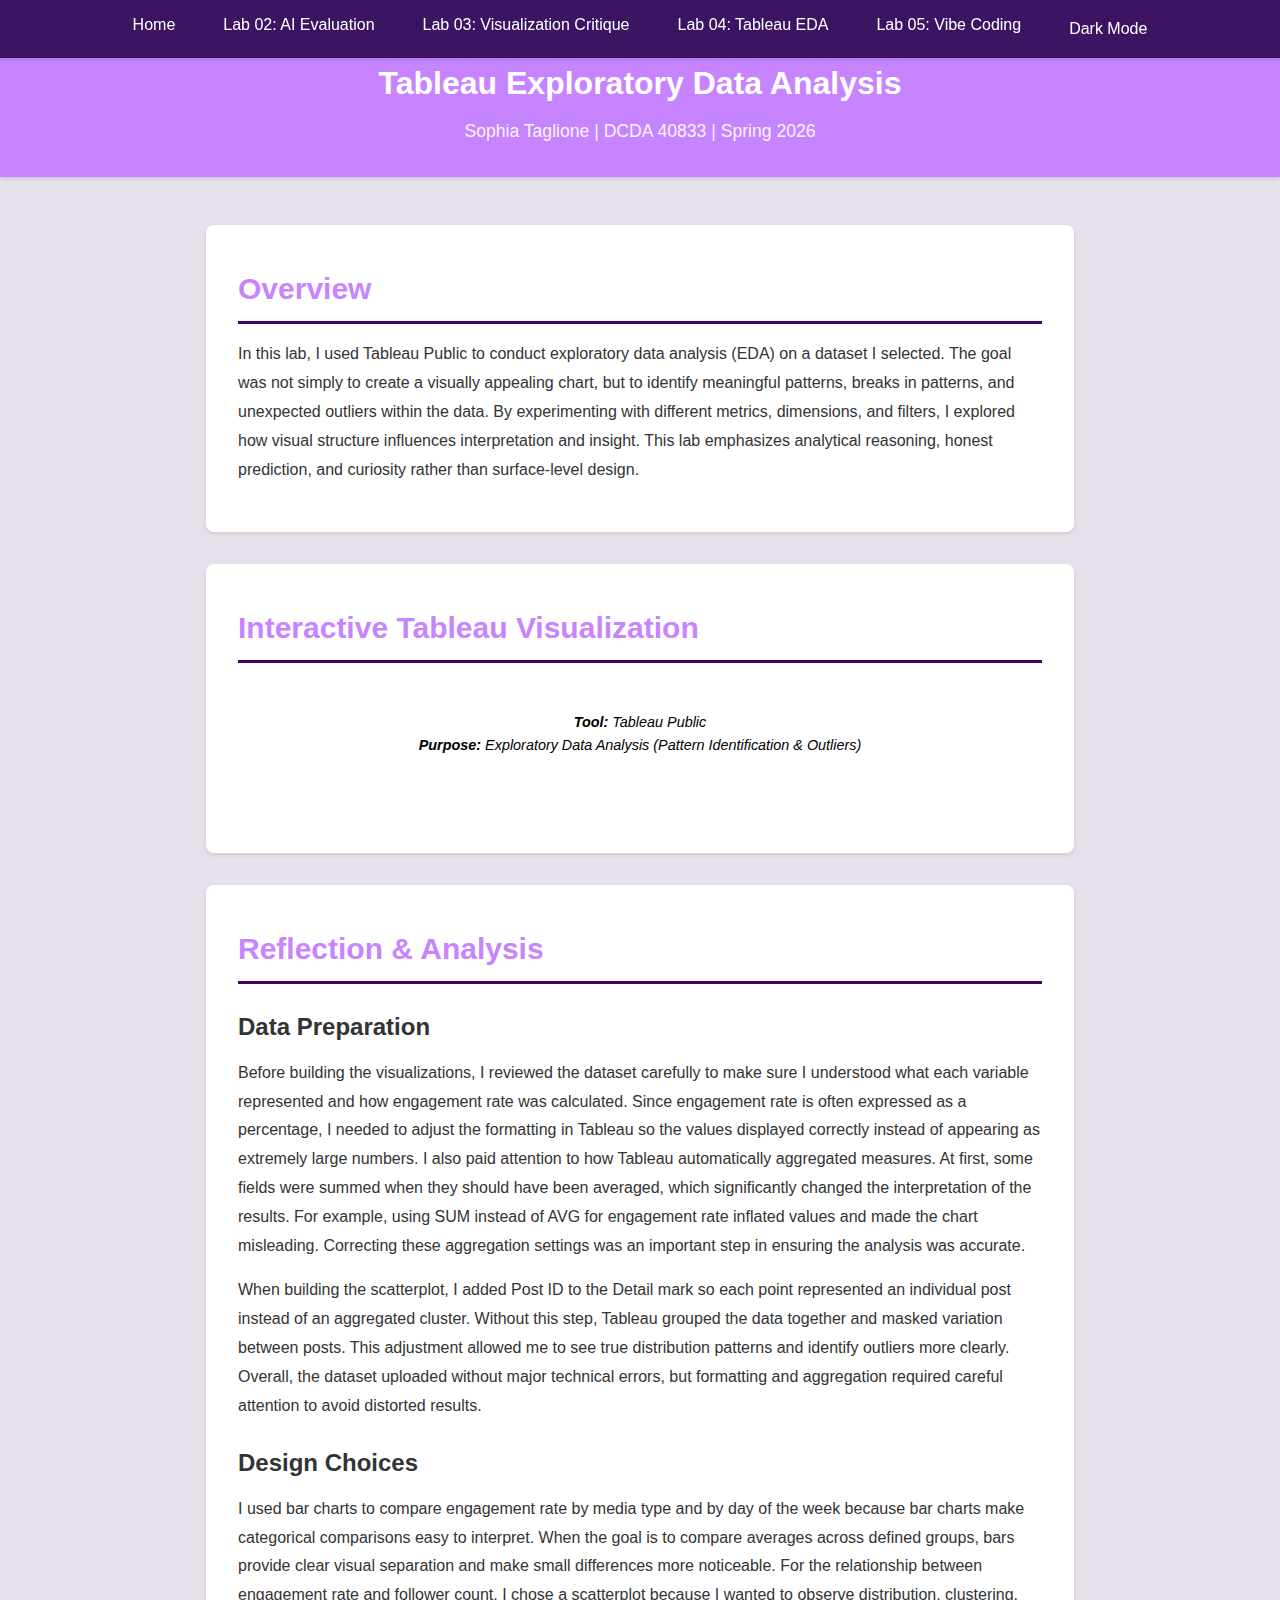
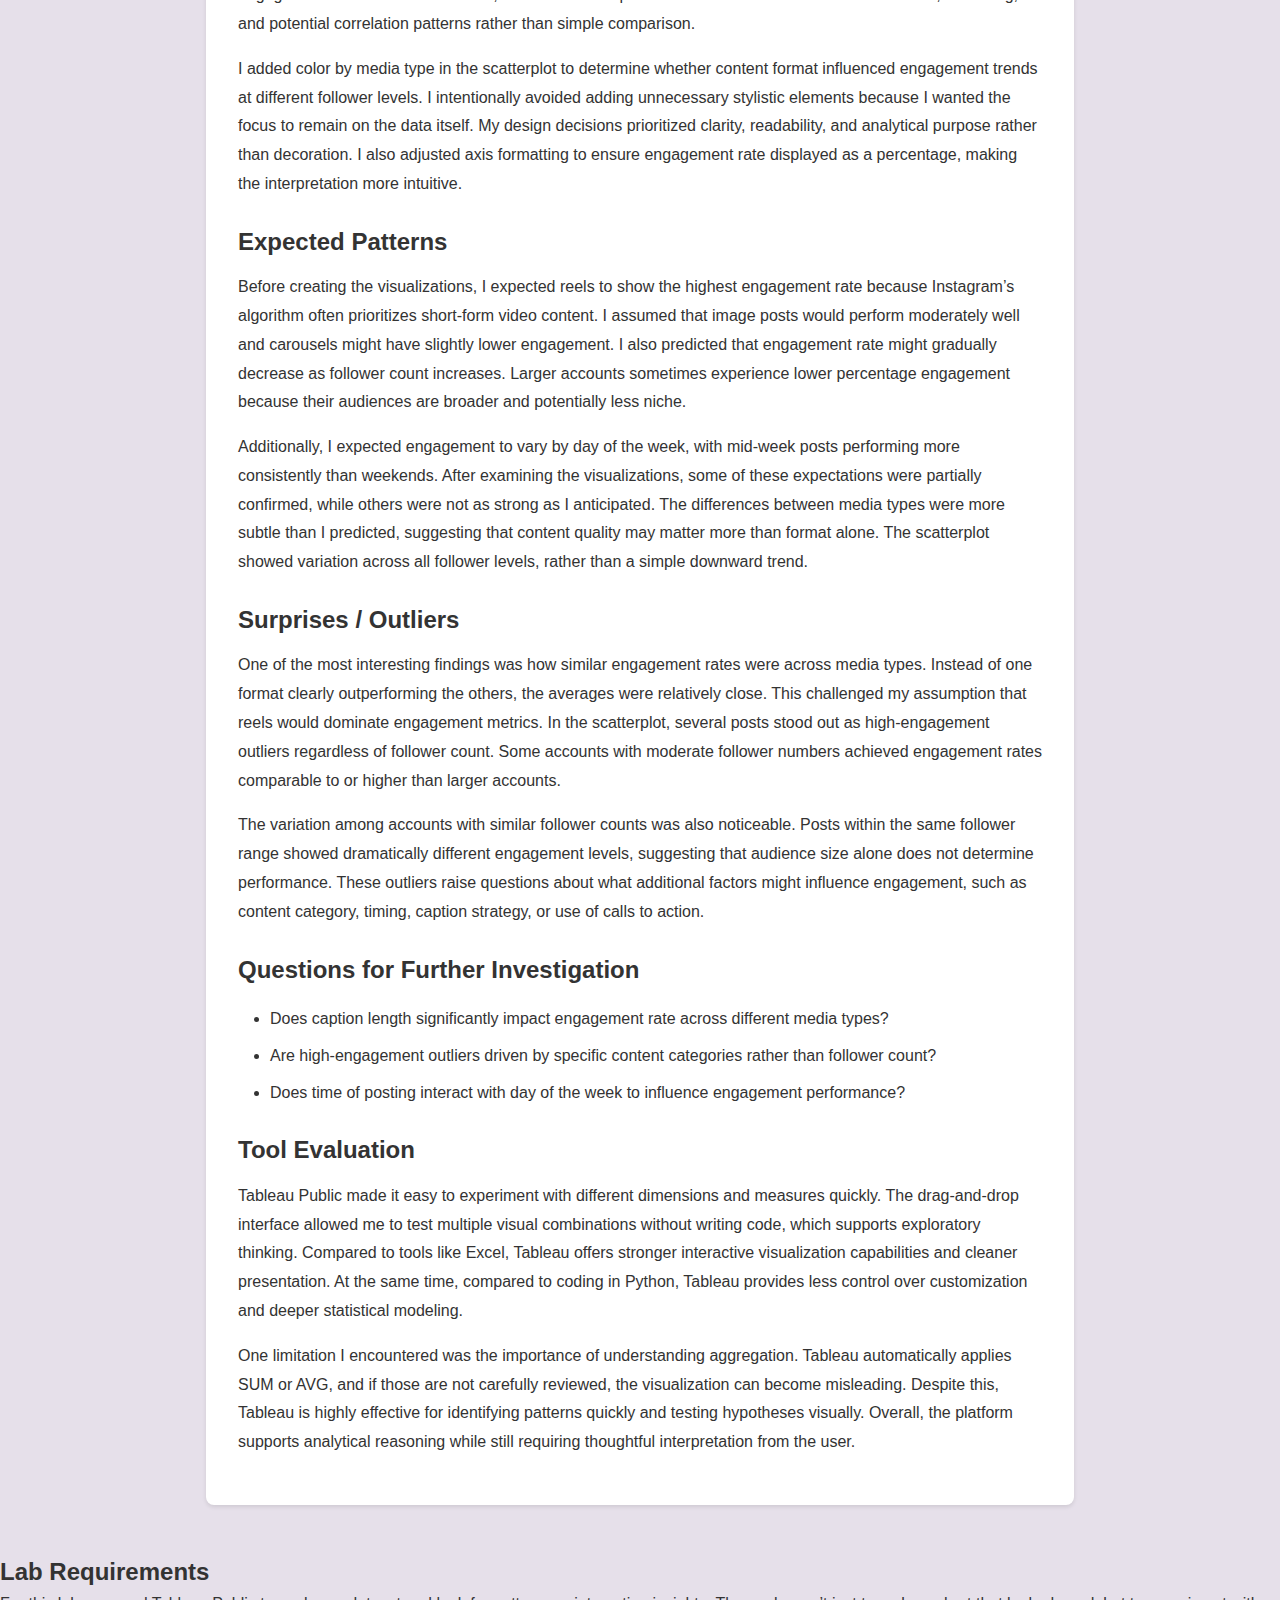
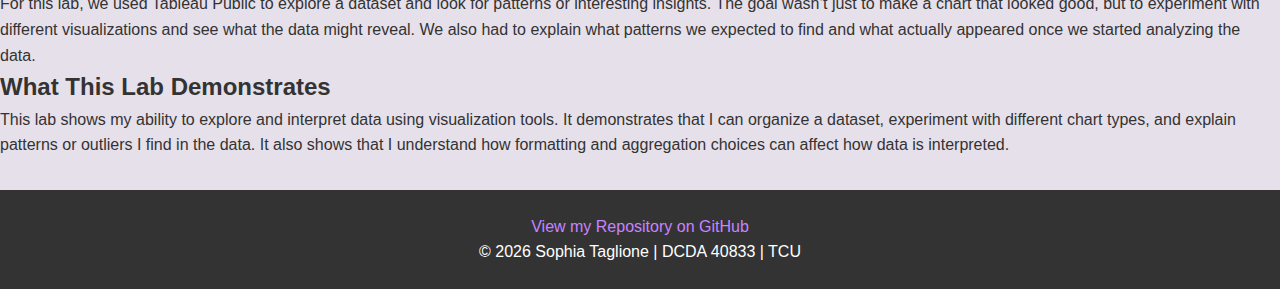
<file: lab04.html>
<!DOCTYPE html>
<html lang="en">
<head>
    <meta charset="UTF-8">
    <meta name="viewport" content="width=device-width, initial-scale=1.0">
    <title>Lab 04: Tableau EDA | Sophia Taglione</title>
    <link rel="stylesheet" href="css/styles.css">
</head>

<body>
<header>

    <!-- Navigation -->
    <nav>
        <ul>
            <li><a href="index.html">Home</a></li>
            <li><a href="lab02.html">Lab 02: AI Evaluation</a></li>
            <li><a href="lab03.html">Lab 03: Visualization Critique</a></li>
            <li><a href="lab04.html">Lab 04: Tableau EDA</a></li>
            <li><a href="lab05.html">Lab 05: Vibe Coding</a></li>
            <li><button id="darkModeBtn" class="dark-toggle">Dark Mode</button></li>
        </ul>
    </nav>

    <h1>Tableau Exploratory Data Analysis</h1>
    <p>Sophia Taglione | DCDA 40833 | Spring 2026</p>

</header>

<main>

    <!-- Overview Section -->
    <section>
        <h2>Overview</h2>
        <p>
            In this lab, I used Tableau Public to conduct exploratory data analysis (EDA) on a dataset I selected.
            The goal was not simply to create a visually appealing chart, but to identify meaningful patterns,
            breaks in patterns, and unexpected outliers within the data. By experimenting with different metrics,
            dimensions, and filters, I explored how visual structure influences interpretation and insight.
            This lab emphasizes analytical reasoning, honest prediction, and curiosity rather than surface-level design.
        </p>
    </section>

    <!-- Tableau Visualization -->
    <section>
        <h2>Interactive Tableau Visualization</h2>

        <figure class="viz-container">

            <!-- TABLEAU EMBED CODE BELOW THIS LINE -->

            <div class='tableauPlaceholder' id='viz1770741326140' style='position: relative'><noscript><a href='#'><img alt='Sheet 1 ' src='https:&#47;&#47;public.tableau.com&#47;static&#47;images&#47;La&#47;Lab04InstagramEngagementRatebyMediaType&#47;Sheet1&#47;1_rss.png' style='border: none' /></a></noscript><object class='tableauViz'  style='display:none;'><param name='host_url' value='https%3A%2F%2Fpublic.tableau.com%2F' /> <param name='embed_code_version' value='3' /> <param name='site_root' value='' /><param name='name' value='Lab04InstagramEngagementRatebyMediaType&#47;Sheet1' /><param name='tabs' value='no' /><param name='toolbar' value='yes' /><param name='static_image' value='https:&#47;&#47;public.tableau.com&#47;static&#47;images&#47;La&#47;Lab04InstagramEngagementRatebyMediaType&#47;Sheet1&#47;1.png' /> <param name='animate_transition' value='yes' /><param name='display_static_image' value='yes' /><param name='display_spinner' value='yes' /><param name='display_overlay' value='yes' /><param name='display_count' value='yes' /><param name='language' value='en-US' /></object></div>                <script type='text/javascript'>                    var divElement = document.getElementById('viz1770741326140');                    var vizElement = divElement.getElementsByTagName('object')[0];                    vizElement.style.width='100%';vizElement.style.height=(divElement.offsetWidth*0.75)+'px';                    var scriptElement = document.createElement('script');                    scriptElement.src = 'https://public.tableau.com/javascripts/api/viz_v1.js';                    vizElement.parentNode.insertBefore(scriptElement, vizElement);                </script>
            </div>

            <div class="tableauPlaceholder" id="viz1770742820237" style="position: relative"><noscript><a href="#"><img alt="Engagement Rate by Day of Week " src="https:&#47;&#47;public.tableau.com&#47;static&#47;images&#47;La&#47;Lab04InstagramEngagementAnalysis&#47;EngagementRatebyDayofWeek&#47;1_rss.png" style="border: none" /></a></noscript><object class="tableauViz"  style="display:none;"><param name="host_url" value="https%3A%2F%2Fpublic.tableau.com%2F" /> <param name="embed_code_version" value="3" /> <param name="site_root" value="" /><param name="name" value="Lab04InstagramEngagementAnalysis&#47;EngagementRatebyDayofWeek" /><param name="tabs" value="no" /><param name="toolbar" value="yes" /><param name="static_image" value="https:&#47;&#47;public.tableau.com&#47;static&#47;images&#47;La&#47;Lab04InstagramEngagementAnalysis&#47;EngagementRatebyDayofWeek&#47;1.png" /> <param name="animate_transition" value="yes" /><param name="display_static_image" value="yes" /><param name="display_spinner" value="yes" /><param name="display_overlay" value="yes" /><param name="display_count" value="yes" /><param name="language" value="en-US" /></object></div>                <script type="text/javascript">                    var divElement = document.getElementById("viz1770742820237");                    var vizElement = divElement.getElementsByTagName("object")[0];                    vizElement.style.width="100%";vizElement.style.height=(divElement.offsetWidth*0.75)+"px";                    var scriptElement = document.createElement("script");                    scriptElement.src = "https://public.tableau.com/javascripts/api/viz_v1.js";                    vizElement.parentNode.insertBefore(scriptElement, vizElement);                </script>
            </div>

            <div class="tableauPlaceholder" id="viz1770742902899" style="position: relative"><noscript><a href="#"><img alt="Engagement Rate vs Follower Count (scatter) " src="https:&#47;&#47;public.tableau.com&#47;static&#47;images&#47;FM&#47;FMCK8SZGB&#47;1_rss.png" style="border: none" /></a></noscript><object class="tableauViz"  style="display:none;"><param name="host_url" value="https%3A%2F%2Fpublic.tableau.com%2F" /> <param name="embed_code_version" value="3" /> <param name="path" value="shared&#47;FMCK8SZGB" /> <param name="toolbar" value="yes" /><param name="static_image" value="https:&#47;&#47;public.tableau.com&#47;static&#47;images&#47;FM&#47;FMCK8SZGB&#47;1.png" /> <param name="animate_transition" value="yes" /><param name="display_static_image" value="yes" /><param name="display_spinner" value="yes" /><param name="display_overlay" value="yes" /><param name="display_count" value="yes" /><param name="language" value="en-US" /></object></div>                <script type='text/javascript'>                    var divElement = document.getElementById('viz1770742902899');                    var vizElement = divElement.getElementsByTagName('object')[0];                    vizElement.style.width='100%';vizElement.style.height=(divElement.offsetWidth*0.75)+'px';                    var scriptElement = document.createElement('script');                    scriptElement.src = 'https://public.tableau.com/javascripts/api/viz_v1.js';                    vizElement.parentNode.insertBefore(scriptElement, vizElement);                </script>
        </div>

            <figcaption>
                <strong>Tool:</strong> Tableau Public<br>
                <strong>Purpose:</strong> Exploratory Data Analysis (Pattern Identification & Outliers)
            </figcaption>
        </figure>

    </section>

    <!-- Reflection Section -->
    <section>
        <h2>Reflection & Analysis</h2>

        <h3>Data Preparation</h3>
        <p>
     Before building the visualizations, I reviewed the dataset carefully to make sure I understood what each variable represented and how engagement rate was calculated. Since engagement rate is often expressed as a percentage, I needed to adjust the formatting in Tableau so the values displayed correctly instead of appearing as extremely large numbers. I also paid attention to how Tableau automatically aggregated measures. At first, some fields were summed when they should have been averaged, which significantly changed the interpretation of the results. For example, using SUM instead of AVG for engagement rate inflated values and made the chart misleading. Correcting these aggregation settings was an important step in ensuring the analysis was accurate.
        </p>

        <p>
    When building the scatterplot, I added Post ID to the Detail mark so each point represented an individual post instead of an aggregated cluster. Without this step, Tableau grouped the data together and masked variation between posts. This adjustment allowed me to see true distribution patterns and identify outliers more clearly. Overall, the dataset uploaded without major technical errors, but formatting and aggregation required careful attention to avoid distorted results.
        </p>

<h3>Design Choices</h3>
        <p>
    I used bar charts to compare engagement rate by media type and by day of the week because bar charts make categorical comparisons easy to interpret. When the goal is to compare averages across defined groups, bars provide clear visual separation and make small differences more noticeable. For the relationship between engagement rate and follower count, I chose a scatterplot because I wanted to observe distribution, clustering, and potential correlation patterns rather than simple comparison.
        </p>

        <p>
    I added color by media type in the scatterplot to determine whether content format influenced engagement trends at different follower levels. I intentionally avoided adding unnecessary stylistic elements because I wanted the focus to remain on the data itself. My design decisions prioritized clarity, readability, and analytical purpose rather than decoration. I also adjusted axis formatting to ensure engagement rate displayed as a percentage, making the interpretation more intuitive.
        </p>

<h3>Expected Patterns</h3>
        <p>
    Before creating the visualizations, I expected reels to show the highest engagement rate because Instagram’s algorithm often prioritizes short-form video content. I assumed that image posts would perform moderately well and carousels might have slightly lower engagement. I also predicted that engagement rate might gradually decrease as follower count increases. Larger accounts sometimes experience lower percentage engagement because their audiences are broader and potentially less niche.
        </p>

        <p>
    Additionally, I expected engagement to vary by day of the week, with mid-week posts performing more consistently than weekends. After examining the visualizations, some of these expectations were partially confirmed, while others were not as strong as I anticipated. The differences between media types were more subtle than I predicted, suggesting that content quality may matter more than format alone. The scatterplot showed variation across all follower levels, rather than a simple downward trend.
        </p>

<h3>Surprises / Outliers</h3>
        <p>
    One of the most interesting findings was how similar engagement rates were across media types. Instead of one format clearly outperforming the others, the averages were relatively close. This challenged my assumption that reels would dominate engagement metrics. In the scatterplot, several posts stood out as high-engagement outliers regardless of follower count. Some accounts with moderate follower numbers achieved engagement rates comparable to or higher than larger accounts.
        </p>

        <p>
    The variation among accounts with similar follower counts was also noticeable. Posts within the same follower range showed dramatically different engagement levels, suggesting that audience size alone does not determine performance. These outliers raise questions about what additional factors might influence engagement, such as content category, timing, caption strategy, or use of calls to action.
        </p>

<h3>Questions for Further Investigation</h3>
<ul>
    <li>Does caption length significantly impact engagement rate across different media types?</li>
    <li>Are high-engagement outliers driven by specific content categories rather than follower count?</li>
    <li>Does time of posting interact with day of the week to influence engagement performance?</li>
</ul>

<h3>Tool Evaluation</h3>
        <p>
    Tableau Public made it easy to experiment with different dimensions and measures quickly. The drag-and-drop interface allowed me to test multiple visual combinations without writing code, which supports exploratory thinking. Compared to tools like Excel, Tableau offers stronger interactive visualization capabilities and cleaner presentation. At the same time, compared to coding in Python, Tableau provides less control over customization and deeper statistical modeling.
        </p>

        <p>
    One limitation I encountered was the importance of understanding aggregation. Tableau automatically applies SUM or AVG, and if those are not carefully reviewed, the visualization can become misleading. Despite this, Tableau is highly effective for identifying patterns quickly and testing hypotheses visually. Overall, the platform supports analytical reasoning while still requiring thoughtful interpretation from the user.
        </p>

</main>

<!-- Section explaining what the assignment required -->
<section>
<h2>Lab Requirements</h2>

<p>
For this lab, we used Tableau Public to explore a dataset and look for patterns or interesting insights. The goal wasn’t just to make a chart that looked good, but to experiment with different visualizations and see what the data might reveal. We also had to explain what patterns we expected to find and what actually appeared once we started analyzing the data.
</p>
</section>

<!-- Section explaining what the lab demonstrates about my abilities -->
<section>
<h2>What This Lab Demonstrates</h2>

<p>
This lab shows my ability to explore and interpret data using visualization tools. It demonstrates that I can organize a dataset, experiment with different chart types, and explain patterns or outliers I find in the data. It also shows that I understand how formatting and aggregation choices can affect how data is interpreted.
</p>
</section>

<footer>
    <p><a href="https://github.com/sftaglione/DCDA40833-portfolio">View my Repository on GitHub</a></p>
    <p>&copy; 2026 Sophia Taglione | DCDA 40833 | TCU</p>
</footer>

</body>
</html>

<script>
    // I understand the logic: this selects the dark mode button from the page
    const darkBtn = document.getElementById("darkModeBtn");

    // I understand what this does: when the button is clicked, it runs the function
    darkBtn.addEventListener("click", () => {

        // I understand the logic: this toggles a class on the body
        // If dark-mode is there, it removes it. If it's not, it adds it.
        document.body.classList.toggle("dark-mode");

    });
</script>
</file>
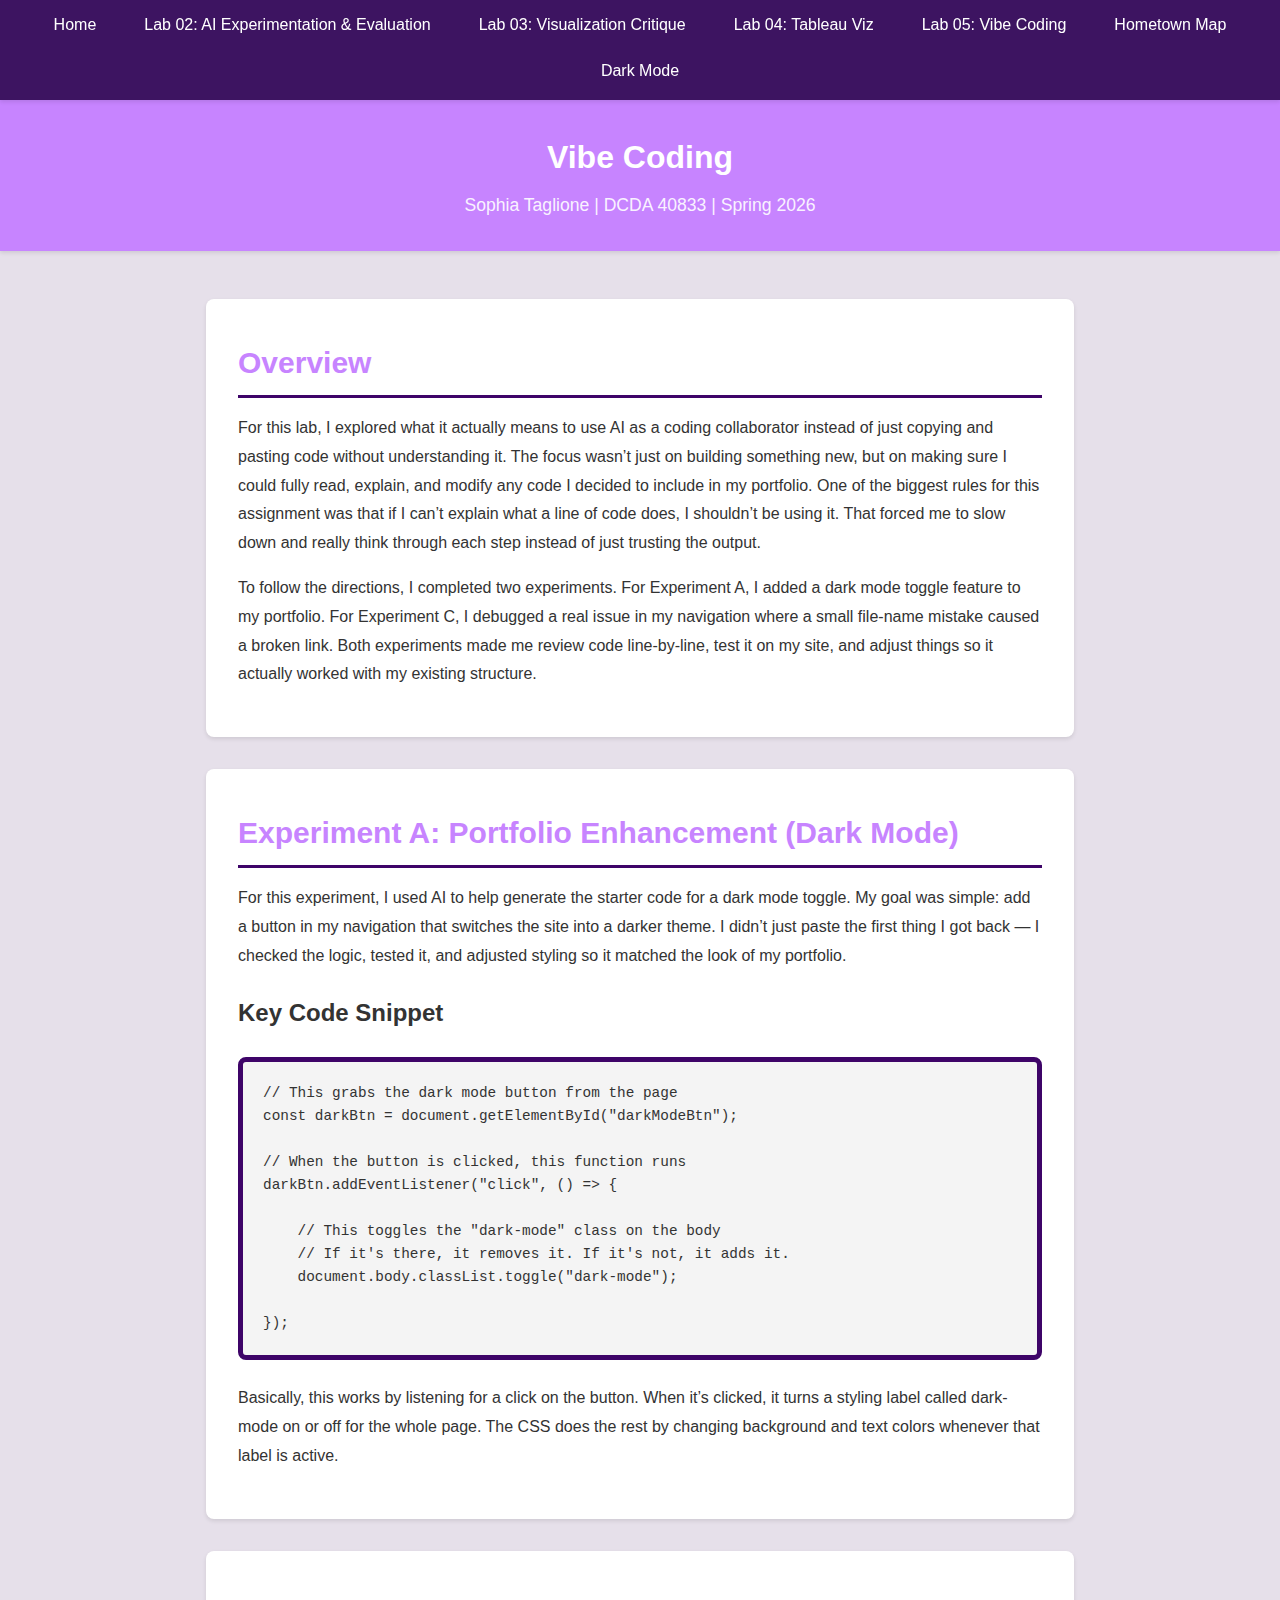
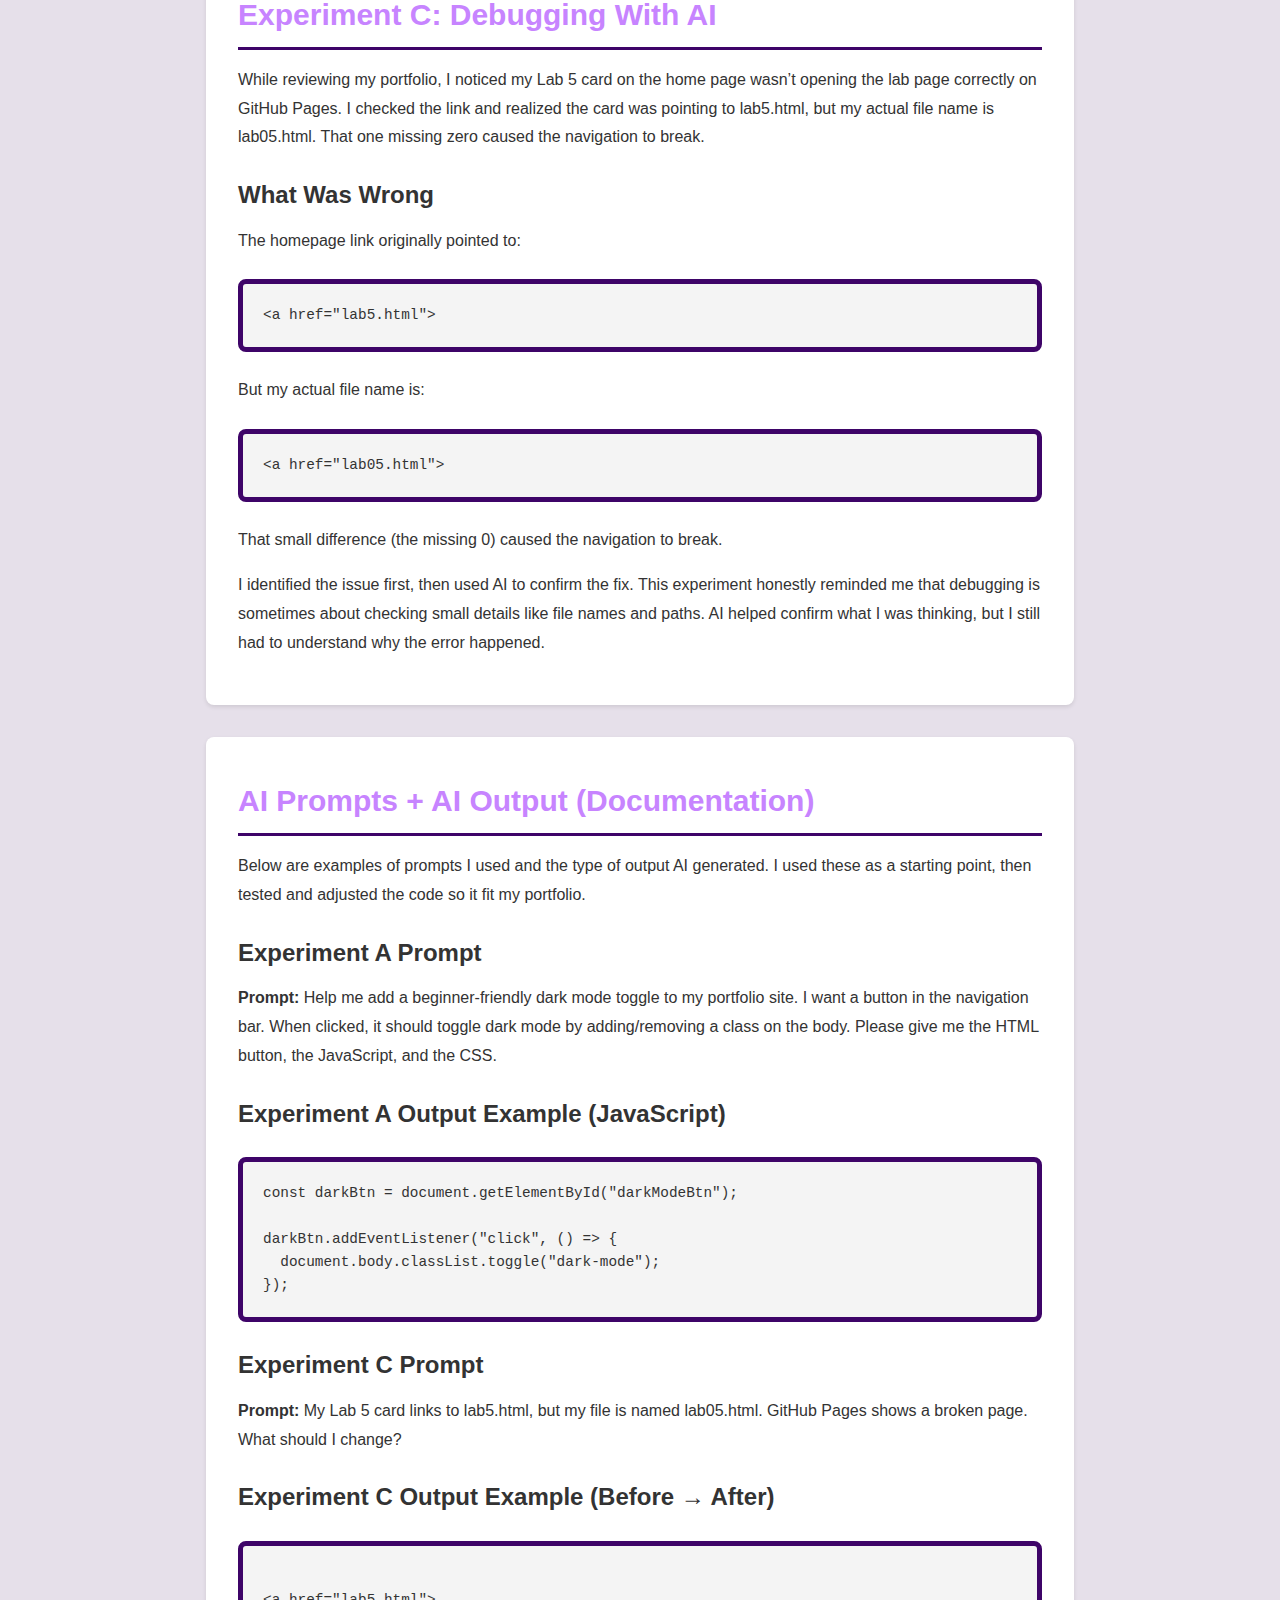
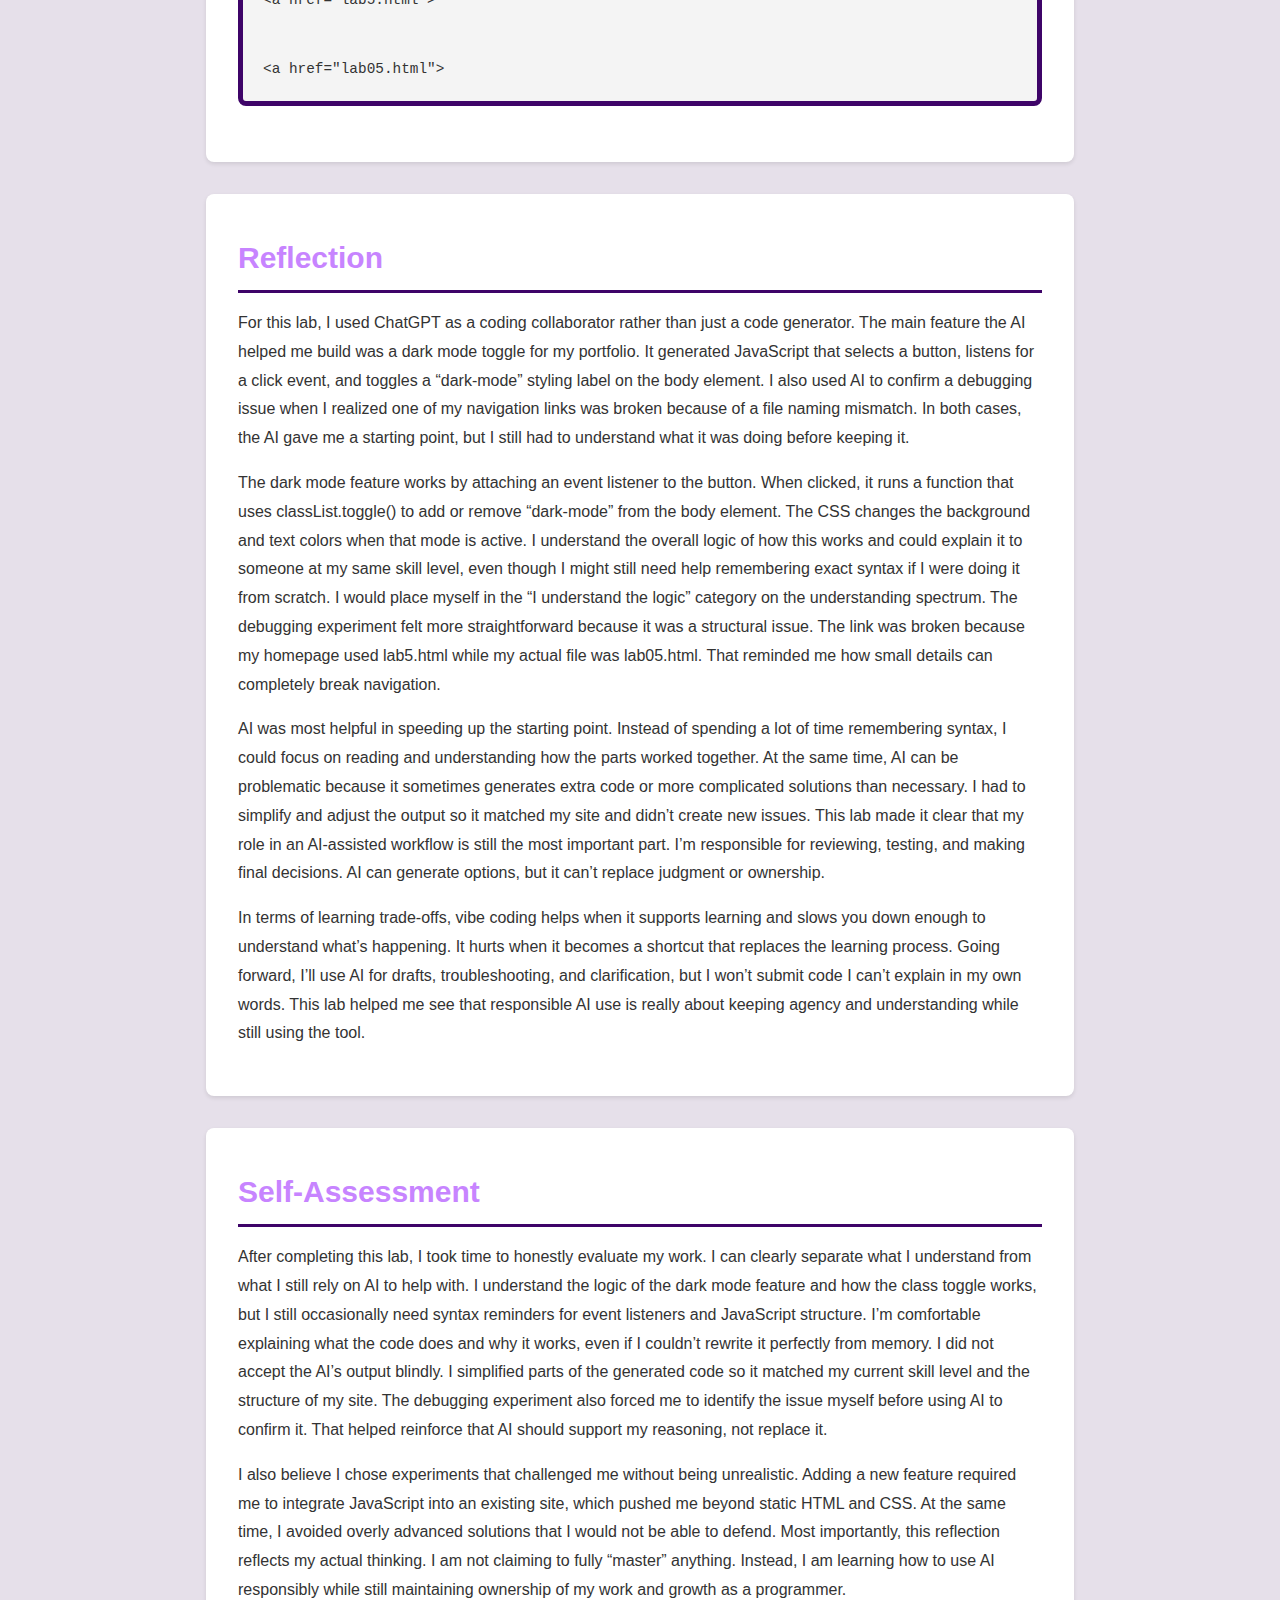
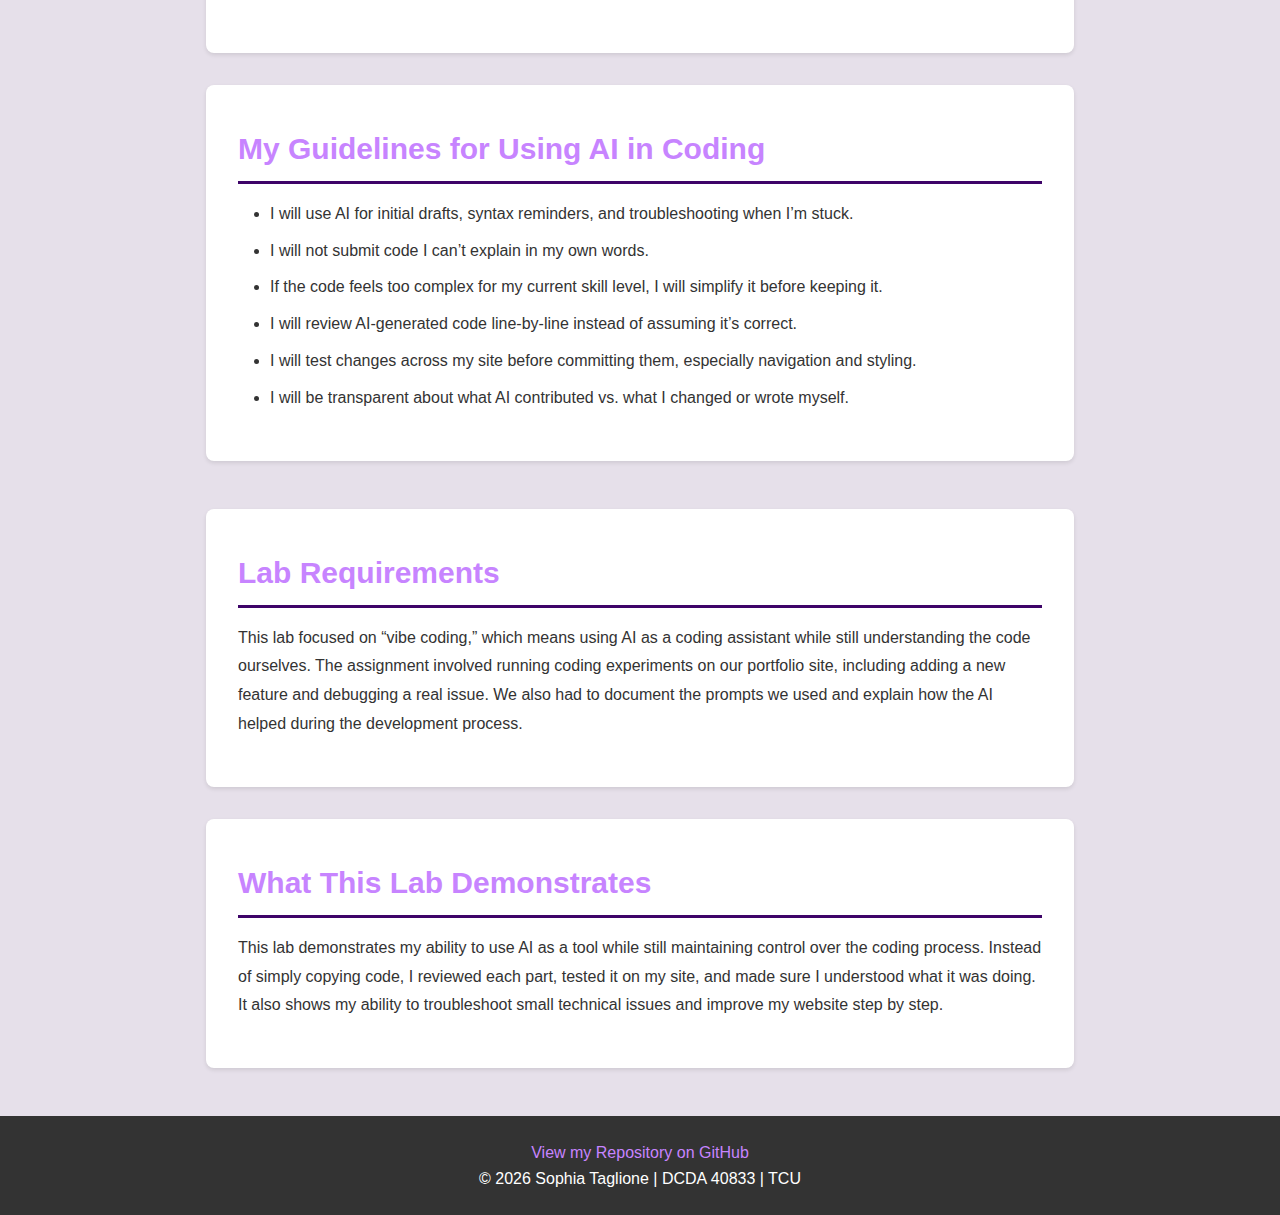
<file: lab05.html>
<!DOCTYPE html>
<html lang="en">
<head>
    <meta charset="UTF-8">
    <meta name="viewport" content="width=device-width, initial-scale=1.0">
    <meta name="description" content="Lab 05: Vibe Coding for DCDA 40833">
    <meta name="author" content="Sophia Taglione">
    <title>Lab 05: Vibe Coding | Sophia Taglione</title>
    <link rel="stylesheet" href="css/styles.css">
</head>

<body>

 <!-- Navigation: Links to all pages -->
    <nav>
        <ul>
            <li><a href="index.html">Home</a></li>
            <li><a href="lab02.html">Lab 02: AI Experimentation & Evaluation</a></li>
            <li><a href="lab03.html">Lab 03: Visualization Critique</a></li>
            <li><a href="lab04.html">Lab 04: Tableau Viz</a></li>
            <li><a href="lab05.html">Lab 05: Vibe Coding</a></li>
            <li><a href="hometown_map.html">Hometown Map</a></li>
            <li><button id="darkModeBtn" class="dark-toggle">Dark Mode</button></li>

        </ul>
    </nav>

<header>
    <h1>Vibe Coding</h1>
    <p>Sophia Taglione | DCDA 40833 | Spring 2026</p>
</header>

<main>

<section>
<h2>Overview</h2>
<p>
For this lab, I explored what it actually means to use AI as a coding collaborator instead of just copying and pasting code without understanding it. The focus wasn’t just on building something new, but on making sure I could fully read, explain, and modify any code I decided to include in my portfolio. One of the biggest rules for this assignment was that if I can’t explain what a line of code does, I shouldn’t be using it. That forced me to slow down and really think through each step instead of just trusting the output.
</p>

<p>
To follow the directions, I completed two experiments. For Experiment A, I added a dark mode toggle feature to my portfolio. For Experiment C, I debugged a real issue in my navigation where a small file-name mistake caused a broken link. Both experiments made me review code line-by-line, test it on my site, and adjust things so it actually worked with my existing structure.
</p>
</section>


<section>
<h2>Experiment A: Portfolio Enhancement (Dark Mode)</h2>

<p>
For this experiment, I used AI to help generate the starter code for a dark mode toggle. My goal was simple: add a button in my navigation that switches the site into a darker theme. I didn’t just paste the first thing I got back — I checked the logic, tested it, and adjusted styling so it matched the look of my portfolio.
</p>

<h3>Key Code Snippet</h3>

 <pre><code>// This grabs the dark mode button from the page
const darkBtn = document.getElementById("darkModeBtn");

// When the button is clicked, this function runs
darkBtn.addEventListener("click", () => {

    // This toggles the "dark-mode" class on the body
    // If it's there, it removes it. If it's not, it adds it.
    document.body.classList.toggle("dark-mode");

});
</code></pre>

<p>
Basically, this works by listening for a click on the button. When it’s clicked, it turns a styling label called dark-mode on or off for the whole page. The CSS does the rest by changing background and text colors whenever that label is active.
</p>

</section>

<section>
<h2>Experiment C: Debugging With AI</h2>

<p>
While reviewing my portfolio, I noticed my Lab 5 card on the home page wasn’t opening the lab page correctly on GitHub Pages. I checked the link and realized the card was pointing to lab5.html, but my actual file name is lab05.html. That one missing zero caused the navigation to break.
</p>

<h3>What Was Wrong</h3>

<p>
The homepage link originally pointed to:
</p>

 <pre><code>&lt;a href="lab5.html"&gt;</code></pre>

<p>
But my actual file name is:
</p>

<pre><code>&lt;a href="lab05.html"&gt;</code></pre>

<p>
That small difference (the missing 0) caused the navigation to break.
</p>

<p>
I identified the issue first, then used AI to confirm the fix. This experiment honestly reminded me that debugging is sometimes about checking small details like file names and paths. AI helped confirm what I was thinking, but I still had to understand why the error happened.
</p>

</section>

<section>
            <h2>AI Prompts + AI Output (Documentation)</h2>

            <p>
                Below are examples of prompts I used and the type of output AI generated. I used these as a starting point, then tested and adjusted the code so it fit my portfolio.
            </p>

            <h3>Experiment A Prompt</h3>
            <p><strong>Prompt:</strong> Help me add a beginner-friendly dark mode toggle to my portfolio site. I want a button in the navigation bar. When clicked, it should toggle dark mode by adding/removing a class on the body. Please give me the HTML button, the JavaScript, and the CSS.</p>

            <h3>Experiment A Output Example (JavaScript)</h3>
            <pre><code>const darkBtn = document.getElementById("darkModeBtn");

darkBtn.addEventListener("click", () => {
  document.body.classList.toggle("dark-mode");
});</code></pre>

            <h3>Experiment C Prompt</h3>
            <p><strong>Prompt:</strong> My Lab 5 card links to lab5.html, but my file is named lab05.html. GitHub Pages shows a broken page. What should I change?</p>

            <h3>Experiment C Output Example (Before → After)</h3>
            <pre><code><!-- Before -->
&lt;a href="lab5.html"&gt;

<!-- After -->
&lt;a href="lab05.html"&gt;</code></pre>
        </section>

<section>
<h2>Reflection</h2>

<p>
For this lab, I used ChatGPT as a coding collaborator rather than just a code generator. The main feature the AI helped me build was a dark mode toggle for my portfolio. It generated JavaScript that selects a button, listens for a click event, and toggles a “dark-mode” styling label on the body element. I also used AI to confirm a debugging issue when I realized one of my navigation links was broken because of a file naming mismatch. In both cases, the AI gave me a starting point, but I still had to understand what it was doing before keeping it.
</p>

<p>
The dark mode feature works by attaching an event listener to the button. When clicked, it runs a function that uses classList.toggle() to add or remove “dark-mode” from the body element. The CSS changes the background and text colors when that mode is active. I understand the overall logic of how this works and could explain it to someone at my same skill level, even though I might still need help remembering exact syntax if I were doing it from scratch. I would place myself in the “I understand the logic” category on the understanding spectrum. The debugging experiment felt more straightforward because it was a structural issue. The link was broken because my homepage used lab5.html while my actual file was lab05.html. That reminded me how small details can completely break navigation.
</p>

<p>
AI was most helpful in speeding up the starting point. Instead of spending a lot of time remembering syntax, I could focus on reading and understanding how the parts worked together. At the same time, AI can be problematic because it sometimes generates extra code or more complicated solutions than necessary. I had to simplify and adjust the output so it matched my site and didn’t create new issues. This lab made it clear that my role in an AI-assisted workflow is still the most important part. I’m responsible for reviewing, testing, and making final decisions. AI can generate options, but it can’t replace judgment or ownership.
</p>

<p>
In terms of learning trade-offs, vibe coding helps when it supports learning and slows you down enough to understand what’s happening. It hurts when it becomes a shortcut that replaces the learning process. Going forward, I’ll use AI for drafts, troubleshooting, and clarification, but I won’t submit code I can’t explain in my own words. This lab helped me see that responsible AI use is really about keeping agency and understanding while still using the tool.
</p>
</section>

<section>
<h2>Self-Assessment</h2>

<p>After completing this lab, I took time to honestly evaluate my work. I can clearly separate what I understand from what I still rely on AI to help with. I understand the logic of the dark mode feature and how the class toggle works, but I still occasionally need syntax reminders for event listeners and JavaScript structure. I’m comfortable explaining what the code does and why it works, even if I couldn’t rewrite it perfectly from memory. I did not accept the AI’s output blindly. I simplified parts of the generated code so it matched my current skill level and the structure of my site. The debugging experiment also forced me to identify the issue myself before using AI to confirm it. That helped reinforce that AI should support my reasoning, not replace it.</p>

<p>I also believe I chose experiments that challenged me without being unrealistic. Adding a new feature required me to integrate JavaScript into an existing site, which pushed me beyond static HTML and CSS. At the same time, I avoided overly advanced solutions that I would not be able to defend. Most importantly, this reflection reflects my actual thinking. I am not claiming to fully “master” anything. Instead, I am learning how to use AI responsibly while still maintaining ownership of my work and growth as a programmer.</p>
</section>

 <section>
            <h2>My Guidelines for Using AI in Coding</h2>

            <ul>
                <li>I will use AI for initial drafts, syntax reminders, and troubleshooting when I’m stuck.</li>
                <li>I will not submit code I can’t explain in my own words.</li>
                <li>If the code feels too complex for my current skill level, I will simplify it before keeping it.</li>
                <li>I will review AI-generated code line-by-line instead of assuming it’s correct.</li>
                <li>I will test changes across my site before committing them, especially navigation and styling.</li>
                <li>I will be transparent about what AI contributed vs. what I changed or wrote myself.</li>
            </ul>
        </section>

</main>

<main>
<!-- Section explaining what the assignment required -->
<section>
<h2>Lab Requirements</h2>

<p>
This lab focused on “vibe coding,” which means using AI as a coding assistant while still understanding the code ourselves. The assignment involved running coding experiments on our portfolio site, including adding a new feature and debugging a real issue. We also had to document the prompts we used and explain how the AI helped during the development process.
</p>

</section>

<!-- Section explaining what the lab demonstrates about my abilities -->
<section>
<h2>What This Lab Demonstrates</h2>

<p>
This lab demonstrates my ability to use AI as a tool while still maintaining control over the coding process. Instead of simply copying code, I reviewed each part, tested it on my site, and made sure I understood what it was doing. It also shows my ability to troubleshoot small technical issues and improve my website step by step.
</p>

</section>
</main>

<footer>
    <p><a href="https://github.com/sftaglione/DCDA40833-portfolio">View my Repository on GitHub</a></p>
    <p>&copy; 2026 Sophia Taglione | DCDA 40833 | TCU</p>
</footer>

<script>
const darkBtn = document.getElementById("darkModeBtn");

darkBtn.addEventListener("click", () => {
    document.body.classList.toggle("dark-mode");
});
</script>

</body>
</html>
</file>
<file: css/styles.css>
/* =========================
   DCDA 40833 Skills Portfolio Template
   CSS Stylesheet for Student Portfolios
   ========================= */

/* =========================
    <!-- I customized the layout and styling of this page using CSS to match my personal style while keeping it easy to read-->
   ========================= */
:root {
    --primary-color: #c784ff;      /* Purple */
    --secondary-color: #3e0468;    /* Dark Purple */
    --accent-color: #c784ff;       /* Purple accent */
    --text-color: #333;            /* Dark gray for text */
    --text-secondary: #000000;     /* Black for captions */
    --bg-color: #e6e0ea;           /* Light background */
    --white: #ffffff;
}

/* =========================
   Basic Reset & Typography
   ========================= */
* {
    margin: 0;
    padding: 0;
    box-sizing: border-box;
}

html {
    scroll-behavior: smooth;       /* Smooth scrolling for anchor links */
}

body {
    font-family: -apple-system, BlinkMacSystemFont, 'Segoe UI', 'Roboto', 'Helvetica Neue', Arial, sans-serif;
    line-height: 1.6;
    color: var(--text-color);
    background-color: var(--bg-color);
}

/* =========================
   Header & Navigation
   ========================= */
/* Style semantic tags directly - no classes needed! */
header {
    background-color: var(--primary-color);
    color: white;
    padding: 2rem 0;
    text-align: center;
    box-shadow: 0 2px 4px rgba(0, 0, 0, 0.1);
}

header nav {
    margin-top: -2rem;
}

header h1 {
    color: white;
    margin: 0 0 0.5rem 0;
    font-size: 2rem;
}

header p {
    margin: 0;
    opacity: 0.9;
    font-size: 1.1rem;
}

nav {
    background-color: #3d1461;
    padding: 0.75rem;
    display: flex;              /* Make nav a flex container */
    justify-content: center;    /* Center the ul inside nav */
    position: sticky;           /* Stick to top when scrolling */
    top: 0;
    z-index: 100;
    box-shadow: 0 2px 4px rgba(0, 0, 0, 0.1);
}

/* Style the navigation list */
nav ul {
    list-style: none;           /* Remove bullets */
    padding: 0;                 /* Remove default padding */
    margin: 0;                  /* Remove default margin */
    display: flex;              /* Arrange items horizontally */
    flex-direction: row;        /* Explicit: horizontal on desktop */
    justify-content: center;    /* Center the items */
    gap: 1rem;                  /* Space between items */
    flex-wrap: wrap;            /* Wrap on small screens */
}

nav li {
    list-style: none;           /* Extra insurance - remove bullets */
}

nav a {
    color: white;
    text-decoration: none;
    padding: 0.5rem 1rem;
    transition: background-color 0.3s ease;
    border-radius: 4px;
}

nav a:hover {
    background-color: var(--primary-color);
}

/* =========================
   Main Content
   ========================= */
/* Style main semantic tag directly */
main {
    max-width: 900px;          /* Don't get too wide */
    margin: 2rem auto;         /* Center horizontally */
    padding: 0 1rem;           /* Space on sides for mobile */
}

main {
    max-width: 900px;
    margin: 3rem auto; /* increase top/bottom spacing */
    padding: 0 1rem;
}

/* All sections inside main get consistent styling */
main section {
    background-color: white;
    padding: 2rem;
    margin-bottom: 2rem;       /* Space between sections */
    border-radius: 8px;        /* Rounded corners */
    box-shadow: 0 2px 4px rgba(0, 0, 0, 0.1);
}

/* Style h2 headings inside sections */
main section h2 {
    color: var(--primary-color);
    border-bottom: 3px solid var(--secondary-color);
    padding-bottom: 0.5rem;
    margin-bottom: 1rem;
    font-size: 1.875rem;
    margin-top: 0.5rem;
}

main section h3 {
    color: var(--text-color);
    margin-top: 1.5rem;
    margin-bottom: 0.75rem;
    font-size: 1.5rem;
}

/* Paragraphs inside sections */
main section p {
    margin-bottom: 1rem;
    line-height: 1.8;
}

/* Lists inside sections */
main section ul,
main section ol {
    margin: 1rem 0 1rem 2rem;
    line-height: 1.8;
}

main section li {
    margin-bottom: 0.5rem;
}

/* =========================
   Data Visualizations
   ========================= */
/* Container for charts and images */
.viz-container {
    margin: 3rem 0;
    text-align: center;
}

.viz-container img {
    width: 300px;
    max-width: 100%;   /* prevents overflow on small screens */
    height: auto;
    border-radius: 12px;
    border: 10px solid var(--secondary-color); /* Border added */
    box-shadow: 0 4px 6px rgba(0, 0, 0, 0.1);
    margin-bottom: 0.5rem;
    display: block;
    margin: 0 auto 0.5rem;
}

/* Figure captions */
.viz-container figcaption {
    font-style: italic;
    color: var(--text-secondary);
    font-size: 0.9rem;
   margin-top: 1rem;
    margin-bottom: 2rem; /* THIS creates separation from next section */
    line-height: 1.6;
}

.viz-container {
    margin: 3rem 0 4rem 0; /* bigger bottom space */
}

/* Grid layout for multiple visualizations */
.viz-grid {
    display: grid;
    grid-template-columns: repeat(auto-fit, minmax(300px, 1fr));
    gap: 1.5rem;
    margin: 2rem 0;
}

/* =========================
   Code Blocks
   ========================= */
/* Improve pre/code styling for Python code */
pre {
    background: #2d2d2d;          /* Dark background */
    color: #f8f8f2;               /* Light text */
    border: none;
    border-radius: 8px;
    padding: 1.5rem;
    overflow-x: auto;
    margin: 1.5rem 0;
    font-size: 0.9rem;
    line-height: 1.5;
}

code {
    font-family: 'SF Mono', Monaco, 'Cascadia Code', 'Roboto Mono', Consolas, 'Courier New', monospace;
}

/* Inline code (inside paragraphs) */
p code, li code {
    background: #f4f4f4;
    color: #c7254e;
    padding: 0.2rem 0.4rem;
    border-radius: 3px;
    font-size: 0.9em;
}

/* Code block titles */
.code-title {
    background: #1e1e1e;
    color: #9cdcfe;
    padding: 0.5rem 1rem;
    border-radius: 8px 8px 0 0;
    font-family: monospace;
    font-size: 0.85rem;
    margin-bottom: -0.5rem;
}

.code-title + pre {
    border-radius: 0 0 8px 8px;
    margin-top: 0;
}

/* =========================
   Data Tables
   ========================= */
table {
    width: 100%;
    border-collapse: collapse;
    margin: 1.5rem 0;
    background: white;
}

th, td {
    padding: 0.75rem 1rem;
    text-align: left;
    border: 1px solid #e2e8f0;
}

th {
    background: var(--primary-color);
    color: white;
    font-weight: 600;
}

tr:nth-child(even) {
    background: #f8f9fa;
}

.results-table {
    font-size: 0.95rem;
    margin: 1.5rem auto;
    max-width: 700px;
}

.results-table td {
    text-align: center;
}

.results-table td:first-child {
    text-align: left;
    font-weight: 500;
}

/* Highlight key rows */
.results-table tr.highlight {
    background: #fff3cd;
    font-weight: bold;
}

/* =========================
   Framework Connections
   ========================= */
.framework-callout {
    background: linear-gradient(135deg, #f0e7f8, #e9d5ff);
    border-left: 5px solid var(--secondary-color);
    border-radius: 8px;
    padding: 1.5rem;
    margin: 2rem 0;
}

.framework-callout h3 {
    color: var(--primary-color);
    margin-top: 0;
}

.framework-callout strong {
    color: var(--secondary-color);
}

/* =========================
   Portfolio Cards
   ========================= */
/* Grid layout for portfolio cards on home page */
.portfolio-grid {
    display: grid;
    grid-template-columns: repeat(auto-fit, minmax(280px, 1fr));
    gap: 1.5rem;
    margin: 2rem 0;
}

/* Individual portfolio card styling */
.portfolio-card {
    display: block;
    background: white;
    border: 2px solid #e2e8f0;
    border-radius: 12px;
    padding: 1.5rem;
    text-decoration: none;
    color: var(--text-color);
    transition: all 0.3s ease;
    position: relative;
}

.portfolio-card:hover {
    border-color: var(--primary-color);
    box-shadow: 0 8px 16px rgba(77, 25, 121, 0.15);
    transform: translateY(-4px);
}

.portfolio-card h3 {
    color: var(--primary-color);
    margin: 0 0 0.5rem 0;
    font-size: 1.25rem;
}

.portfolio-card p {
    color: var(--text-secondary);
    font-size: 0.95rem;
    margin: 0.75rem 0 0 0;
    line-height: 1.5;
}

/* Lab tag badge on portfolio cards */
.lab-tag {
    display: inline-block;
    background: var(--secondary-color);
    color: white;
    font-size: 0.75rem;
    font-weight: 600;
    padding: 0.25rem 0.5rem;
    border-radius: 4px;
    text-transform: uppercase;
    letter-spacing: 0.5px;
}

/* =========================
   Footer (semantic tag)
   ========================= */
footer {
    background-color: #333;
    color: white;
    text-align: center;
    padding: 1.5rem;
    margin-top: 2rem;
}

footer a {
    color: var(--accent-color);
    text-decoration: none;
}

footer a:hover {
    text-decoration: underline;
}

/* =========================
   Responsive Design (Mobile)
   ========================= */
@media (max-width: 768px) {
    header h1 {
        font-size: 1.5rem;     /* Smaller on mobile */
    }

    nav {
        font-size: 0.9rem;
    }

    /* Stack navigation vertically on mobile */
    nav ul {
        flex-direction: column;  /* Change from row to column */
        align-items: center;     /* Center the stacked items */
    }

    nav a {
        display: block;          /* Full width for easier tapping */
        width: 100%;
        text-align: center;
    }

    main section {
        padding: 1rem;         /* Less padding on mobile */
    }

    .viz-grid {
        grid-template-columns: 1fr;  /* Single column on mobile */
    }
}

/* =========================
   Print Styles (Optional)
   ========================= */
@media print {
    nav {
        display: none;
    }

    main section {
        box-shadow: none;
        page-break-inside: avoid;
    }
}

/* =========================
   Code Blocks (Softer Style)
   ========================= */

pre {
    background: #f4f4f4;      /* Light gray instead of black */
    color: #333;
    border-left: 5px solid var(--secondary-color);
    border-right: 5px solid var(--secondary-color);
    border-top: 5px solid var(--secondary-color);
    border-bottom: 5px solid var(--secondary-color);
    border-radius: 8px;
    padding: 1.25rem;
    overflow-x: auto;
    margin: 1.5rem 0;
    font-size: 0.9rem;
    line-height: 1.6;
}

code {
    font-family: 'SF Mono', Monaco, 'Roboto Mono', Consolas, monospace;
}

/* =========================
   Dark Mode Styles (Lab 05)
   ========================= */

body.dark-mode {
    background-color: #1a1a1a;
    color: #f4f4f4;
}

body.dark-mode main section {
    background-color: #2a2a2a;
}

body.dark-mode header {
    background-color: #3e0468;
}

body.dark-mode nav {
    background-color: #2b0f46;
}

body.dark-mode footer {
    background-color: #1f1f1f;
}

/* Keep nav links white in dark mode */
body.dark-mode nav a,
body.dark-mode .dark-toggle {
    color: white;
}


/* =========================
   Dark Mode Toggle Styling
   ========================= */

.dark-toggle {
    background: none;
    border: none;
    color: white;
    font-family: inherit;
    font-size: inherit;
    padding: 0.5rem 1rem;
    cursor: pointer;
    border-radius: 4px;
    transition: background-color 0.3s ease;
}

.dark-toggle:hover {
    background-color: var(--primary-color);
}

     body.dark-mode .dark-toggle {
    font-weight: 600;
}
</file>
